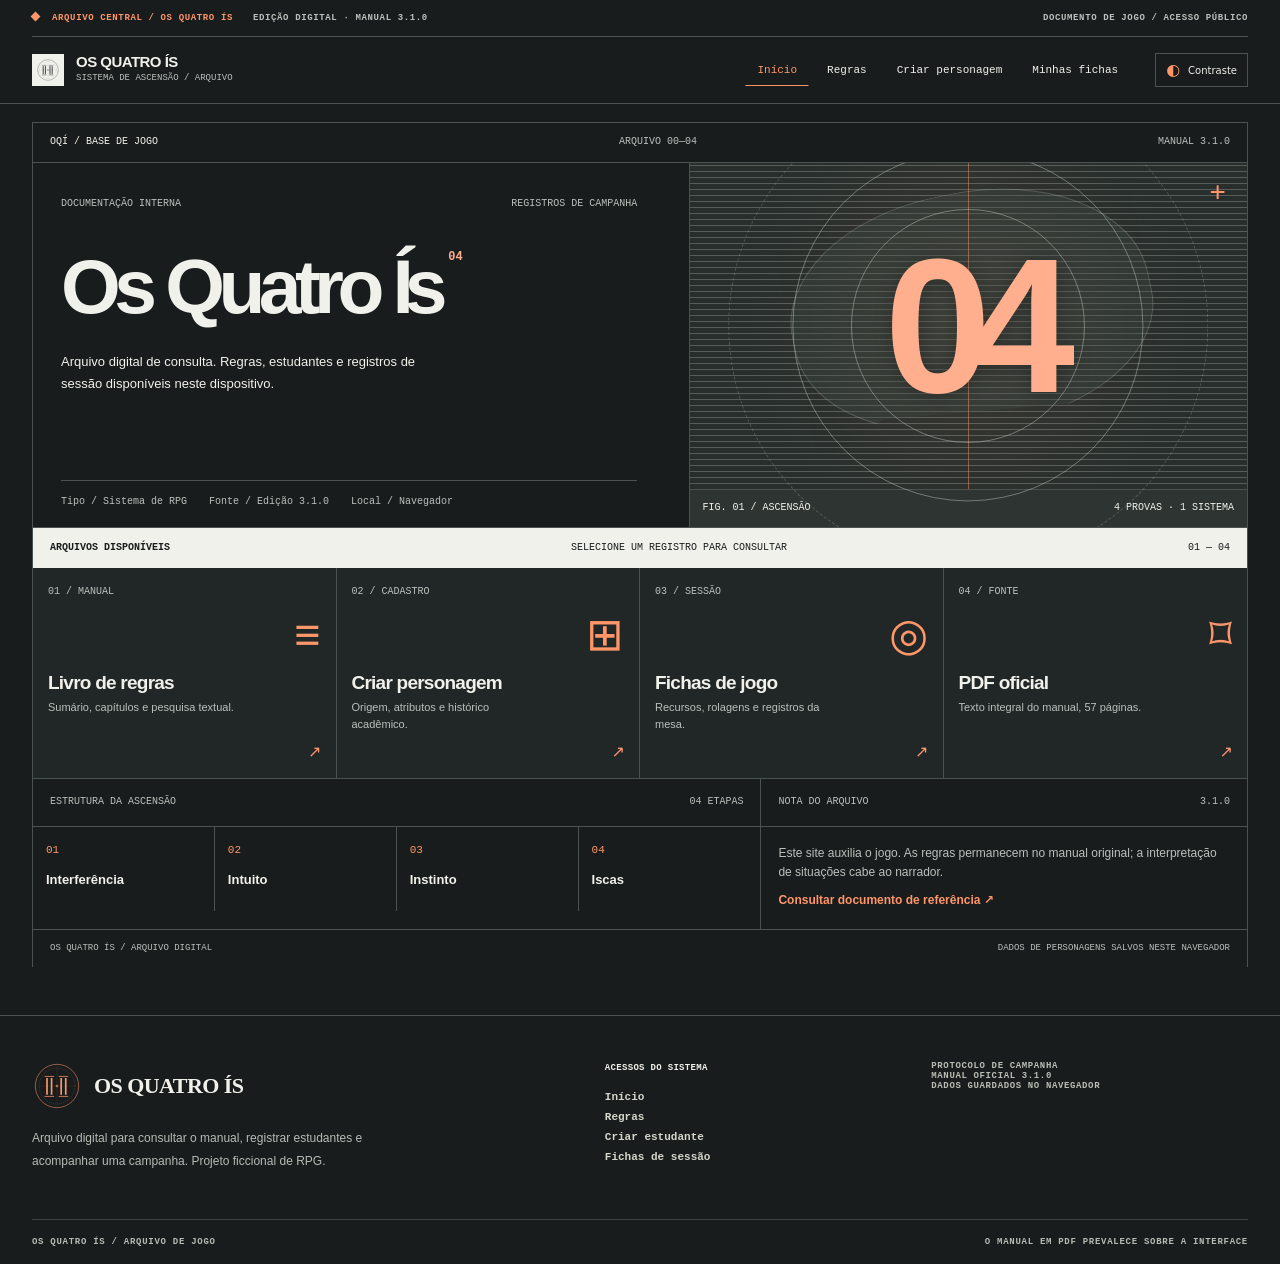
<file: index.html>
<!doctype html>
<html lang="pt-BR">
<head>
  <meta charset="utf-8">
  <meta name="viewport" content="width=device-width, initial-scale=1">
  <meta name="theme-color" content="#f1f0eb">
  <meta name="description" content="Os Quatro Ís — arquivo da Ascensão. Códice de regras, dossiês de estudantes e fichas digitais para sessões de RPG.">
  <meta property="og:title" content="Os Quatro Ís — RPG">
  <meta property="og:description" content="Consulta ao manual e acesso às fichas de personagem do RPG Os Quatro Ís.">
  <meta property="og:type" content="website">
  <title>Os Quatro Ís — RPG</title>
  <link rel="icon" type="image/svg+xml" href="assets/favicon.svg?v=2.1">
  <link rel="stylesheet" href="styles.css?v=1.9">
  <script src="rules-search.js" defer></script>
  <script src="app.js?v=3.1.0" defer></script>
  <link rel="stylesheet" href="arquivo-ascensao.css?v=2.1">
  <script>try{document.documentElement.dataset.theme=localStorage.getItem("quatrois-theme")==="dark"?"dark":"light";}catch(_){document.documentElement.dataset.theme="dark";}</script>
  <script src="archive-theme.js?v=2.1" defer></script>
  <link rel="stylesheet" href="documental-v22.css?v=2.2">
  <link rel="stylesheet" href="modular-v23.css?v=2.3.1">
</head>
<body>
  <a href="#conteudo" class="skip-link">Pular para o conteúdo</a>
  <div class="site-frame archive-frame">
    <header class="site-header archive-header">
      <div class="topline container"><span><span class="utility-dot"></span> ARQUIVO CENTRAL / OS QUATRO ÍS</span><span class="topline-edition">EDIÇÃO DIGITAL · MANUAL 3.1.0</span><span class="header-clearance">DOCUMENTO DE JOGO / ACESSO PÚBLICO</span></div>
      <div class="navline container"><a class="brand" href="#inicio" aria-label="Os Quatro Ís — painel inicial"><span class="brand-mark"><svg viewBox="0 0 120 120" xmlns="http://www.w3.org/2000/svg" aria-hidden="true" focusable="false"><circle cx="60" cy="60" r="52" fill="none" stroke="currentColor" stroke-width="1.3"/><circle cx="60" cy="60" r="43" fill="none" stroke="currentColor" stroke-width=".6" stroke-dasharray="2 3"/><path d="M60 13v94M13 60h94" stroke="currentColor" opacity=".28" stroke-width=".7"/><path d="M36 43v36M47 43v36M70 43v36M81 43v36" stroke="currentColor" stroke-width="4" stroke-linecap="square"/><path d="M30 37h23M30 85h23M64 37h23M64 85h23" stroke="currentColor" stroke-width="1.8"/><path d="M57 60h6M60 57v6" stroke="currentColor" stroke-width="2"/></svg></span><span class="brand-type"><strong>OS QUATRO ÍS</strong><small>SISTEMA DE ASCENSÃO / ARQUIVO</small></span></a>
      <nav class="main-nav" aria-label="Navegação principal"><a href="#inicio" data-nav="inicio">Início</a><a href="#regras" data-nav="regras">Regras</a><a href="personagem.html">Criar personagem</a><a href="personagens.html">Minhas fichas</a></nav>
      <button class="theme-button archive-toggle" type="button" id="theme-toggle" title="Alternar contraste" aria-label="Alternar tema"><span aria-hidden="true">◐</span><span class="theme-text">Contraste</span></button><button class="mobile-menu-button" id="mobile-menu-toggle" type="button" aria-expanded="false" aria-controls="mobile-menu" aria-label="Abrir menu"><span></span><span></span></button></div>
      <nav id="mobile-menu" class="mobile-menu container" aria-label="Navegação para celular" hidden><a href="#inicio" >Início</a><a href="#regras" >Regras</a><a href="personagem.html" >Criar personagem</a><a href="personagens.html" >Minhas fichas</a></nav>
    </header>
    <main id="conteudo" tabindex="-1"></main>
    <footer class="site-footer archive-footer"><div class="container footer-main"><div><span class="footer-brand"><svg viewBox="0 0 120 120" xmlns="http://www.w3.org/2000/svg" aria-hidden="true" focusable="false"><circle cx="60" cy="60" r="52" fill="none" stroke="currentColor" stroke-width="1.3"/><circle cx="60" cy="60" r="43" fill="none" stroke="currentColor" stroke-width=".6" stroke-dasharray="2 3"/><path d="M60 13v94M13 60h94" stroke="currentColor" opacity=".28" stroke-width=".7"/><path d="M36 43v36M47 43v36M70 43v36M81 43v36" stroke="currentColor" stroke-width="4" stroke-linecap="square"/><path d="M30 37h23M30 85h23M64 37h23M64 85h23" stroke="currentColor" stroke-width="1.8"/><path d="M57 60h6M60 57v6" stroke="currentColor" stroke-width="2"/></svg><span>OS QUATRO ÍS</span></span><p>Arquivo digital para consultar o manual, registrar estudantes e acompanhar uma campanha. Projeto ficcional de RPG.</p></div><div class="footer-links"><span class="footer-label">ACESSOS DO SISTEMA</span><a href="#inicio">Início</a><a href="#regras">Regras</a><a href="personagem.html">Criar estudante</a><a href="personagens.html">Fichas de sessão</a></div><div class="footer-meta">PROTOCOLO DE CAMPANHA<br>MANUAL OFICIAL 3.1.0<br>DADOS GUARDADOS NO NAVEGADOR</div></div><div class="container footer-bottom"><span>OS QUATRO ÍS / ARQUIVO DE JOGO</span><span>O MANUAL EM PDF PREVALECE SOBRE A INTERFACE</span></div></footer>
  </div>
  <div class="toast" id="toast" role="status" aria-live="polite"></div>
</body>
</html>
</file>
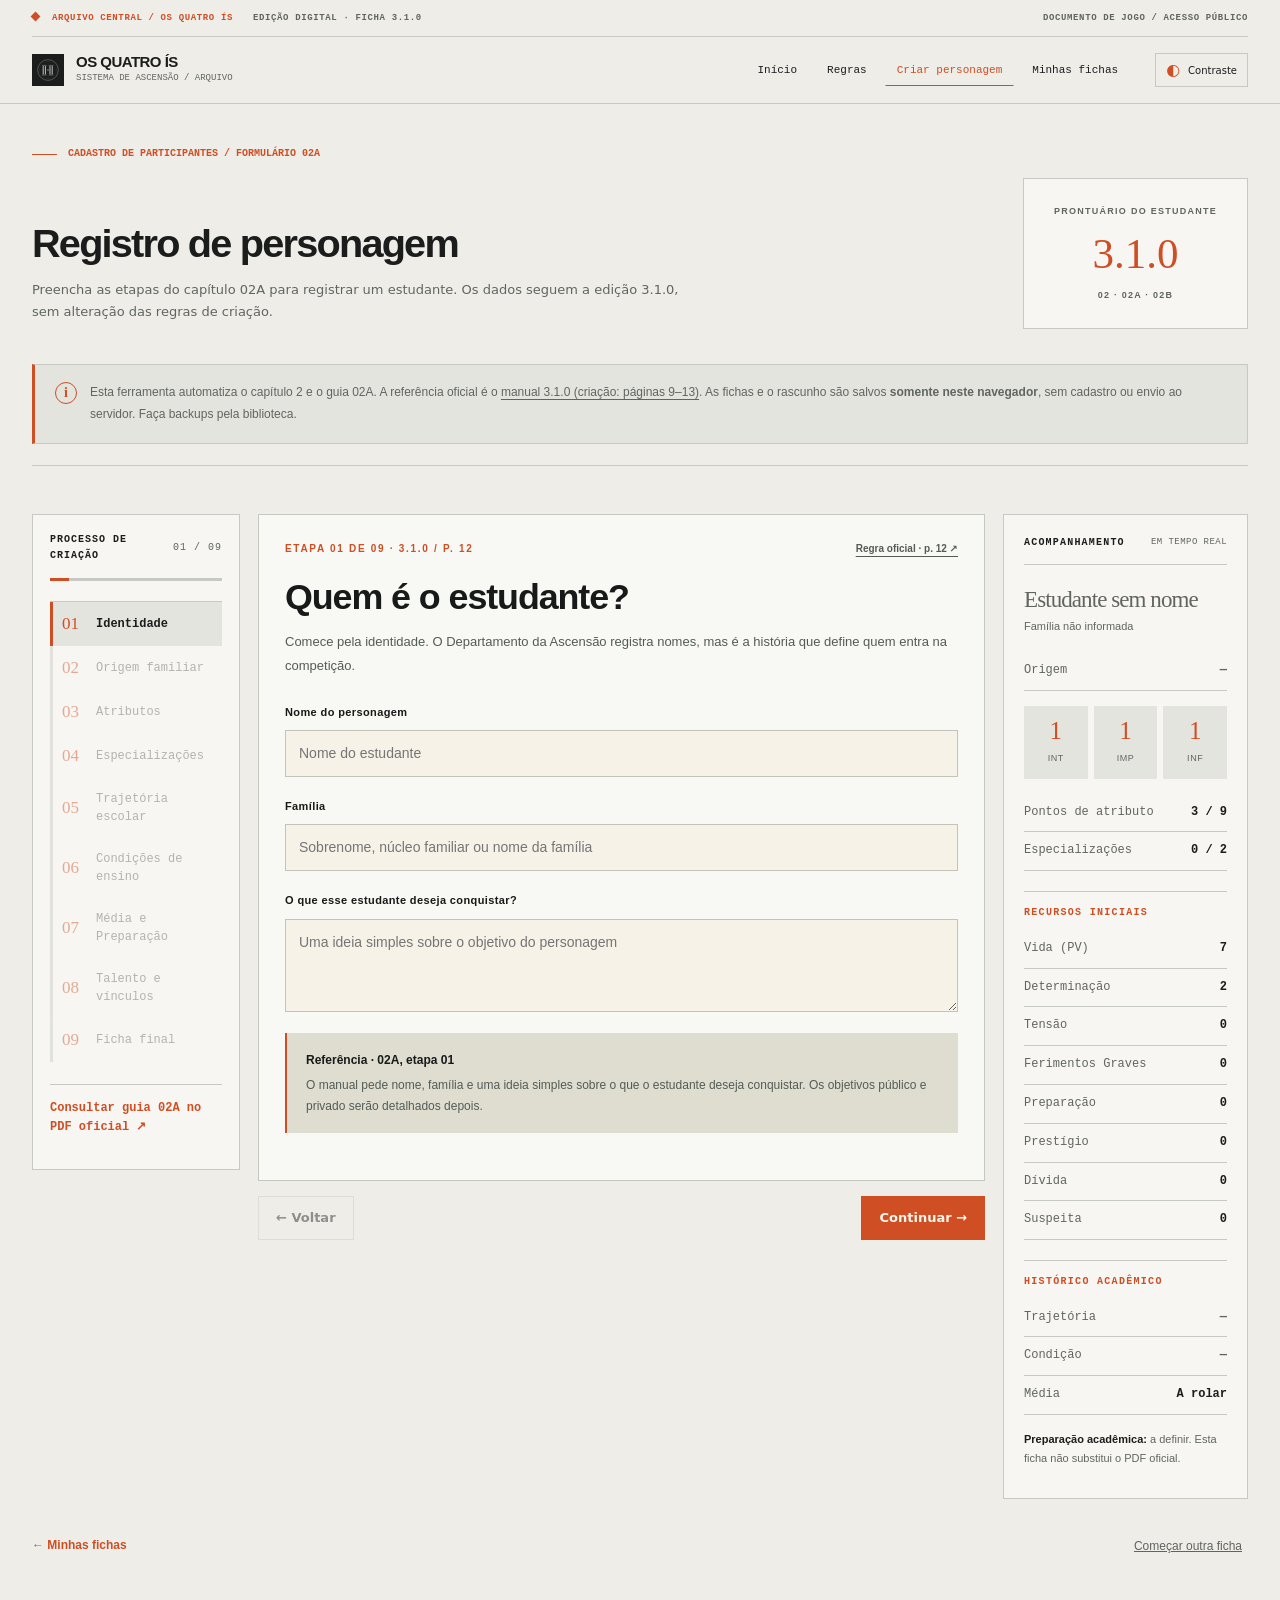
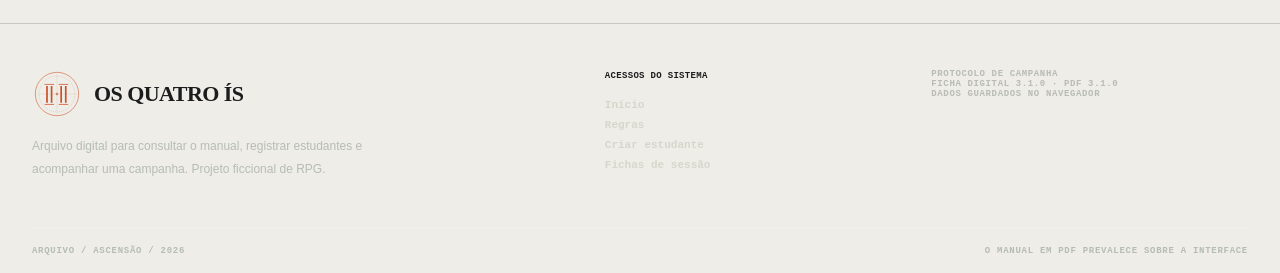
<file: personagem.html>
<!doctype html>
<html lang="pt-BR">
<head>
  <meta charset="utf-8">
  <meta name="viewport" content="width=device-width, initial-scale=1">
  <meta name="theme-color" content="#f1f0eb">
  <meta name="description" content="Crie uma ficha de estudante de Os Quatro Ís seguindo o Manual do Participante 3.1.0, capítulos 02, 02A e 02B.">
  <meta property="og:title" content="Ficha de personagem — Os Quatro Ís">
  <title>Criar personagem | Os Quatro Ís</title>
  <link rel="icon" type="image/svg+xml" href="assets/favicon.svg?v=2.1">
  <link rel="stylesheet" href="styles.css?v=1.9">
  <link rel="stylesheet" href="personagem.css?v=2.0">
  <script src="fichas-store.js?v=2.2" defer></script><script src="personagem.js?v=3.1.0" defer></script>
  <link rel="stylesheet" href="arquivo-ascensao.css?v=2.1">
  <script>try{document.documentElement.dataset.theme=localStorage.getItem("quatrois-theme")==="dark"?"dark":"light";}catch(_){document.documentElement.dataset.theme="dark";}</script>
  <script src="archive-theme.js?v=2.1" defer></script>
  <link rel="stylesheet" href="documental-v22.css?v=2.2">
  <link rel="stylesheet" href="modular-v23.css?v=2.3.1">
</head>
<body>
  <a class="skip-link" href="#criador">Pular para a criação de personagens</a>
  <div class="site-frame archive-frame">
    <header class="site-header archive-header">
      <div class="topline container"><span><span class="utility-dot"></span> ARQUIVO CENTRAL / OS QUATRO ÍS</span><span class="topline-edition">EDIÇÃO DIGITAL · FICHA 3.1.0</span><span class="header-clearance">DOCUMENTO DE JOGO / ACESSO PÚBLICO</span></div>
      <div class="navline container"><a class="brand" href="index.html#inicio" aria-label="Os Quatro Ís — painel inicial"><span class="brand-mark"><svg viewBox="0 0 120 120" xmlns="http://www.w3.org/2000/svg" aria-hidden="true" focusable="false"><circle cx="60" cy="60" r="52" fill="none" stroke="currentColor" stroke-width="1.3"/><circle cx="60" cy="60" r="43" fill="none" stroke="currentColor" stroke-width=".6" stroke-dasharray="2 3"/><path d="M60 13v94M13 60h94" stroke="currentColor" opacity=".28" stroke-width=".7"/><path d="M36 43v36M47 43v36M70 43v36M81 43v36" stroke="currentColor" stroke-width="4" stroke-linecap="square"/><path d="M30 37h23M30 85h23M64 37h23M64 85h23" stroke="currentColor" stroke-width="1.8"/><path d="M57 60h6M60 57v6" stroke="currentColor" stroke-width="2"/></svg></span><span class="brand-type"><strong>OS QUATRO ÍS</strong><small>SISTEMA DE ASCENSÃO / ARQUIVO</small></span></a>
      <nav class="main-nav" aria-label="Navegação principal"><a href="index.html#inicio">Início</a><a href="index.html#regras">Regras</a><a href="personagem.html" class="active" aria-current="page">Criar personagem</a><a href="personagens.html">Minhas fichas</a></nav>
      <button class="theme-button archive-toggle" type="button" id="theme-toggle" title="Alternar contraste" aria-label="Alternar tema"><span aria-hidden="true">◐</span><span class="theme-text">Contraste</span></button><button type="button" class="archive-menu-button" id="archive-menu-toggle" aria-expanded="false" aria-controls="archive-mobile-menu" aria-label="Abrir navegação">☰ <span>MENU</span></button></div>
      
    <nav id="archive-mobile-menu" class="archive-mobile-menu container" aria-label="Navegação móvel" hidden><a href="index.html#inicio">Início</a><a href="index.html#regras">Regras</a><a href="personagem.html">Criar personagem</a><a href="personagens.html">Minhas fichas</a></nav></header>
    <main id="criador" class="container character-main">
      <div class="character-header">
        <span class="eyebrow">CADASTRO DE PARTICIPANTES / FORMULÁRIO 02A</span>
        <div class="character-title-line"><div><h1>Registro de personagem</h1><p>Preencha as etapas do capítulo 02A para registrar um estudante. Os dados seguem a edição 3.1.0, sem alteração das regras de criação.</p></div><div class="edition-stamp"><span>PRONTUÁRIO DO ESTUDANTE</span><strong>3.1.0</strong><small>02 · 02A · 02B</small></div></div>
        <div class="character-disclaimer"><span class="disclaimer-icon" aria-hidden="true">i</span><p>Esta ferramenta automatiza o capítulo 2 e o guia 02A. A referência oficial é o <a href="assets/Os_Quatro_Is_Livro_de_Regras_v3_1_0_Regulamento_Geral_da_Ascensao.pdf#page=9" target="_blank" rel="noopener">manual 3.1.0 (criação: páginas 9–13)</a>. As fichas e o rascunho são salvos <strong>somente neste navegador</strong>, sem cadastro ou envio ao servidor. Faça backups pela biblioteca.</p></div>
      </div>
      <div class="creation-layout">
        <aside class="creation-sidebar" aria-label="Etapas da criação">
          <div class="creation-sidebar-top"><strong>PROCESSO DE CRIAÇÃO</strong><span id="step-counter">01 / 09</span></div>
          <div class="step-meter" aria-hidden="true"><span id="step-meter-fill"></span></div>
          <nav id="step-nav" class="step-nav" aria-label="Etapas de personagem"></nav>
          <a href="assets/Os_Quatro_Is_Livro_de_Regras_v3_1_0_Regulamento_Geral_da_Ascensao.pdf#page=12" target="_blank" rel="noopener" class="aside-reference">Consultar guia 02A no PDF oficial ↗</a>
        </aside>
        <section class="creation-work" aria-label="Formulário de criação">
          <div class="step-stage" id="step-stage" aria-live="off"></div>
          <div class="creation-actions" id="creation-actions"></div>
        </section>
        <aside class="creation-summary" aria-label="Resumo da ficha">
          <div class="summary-header"><span>ACOMPANHAMENTO</span><small>EM TEMPO REAL</small></div>
          <div id="character-summary"></div>
        </aside>
      </div>
      <div class="creation-bottom"><a href="personagens.html">← Minhas fichas</a><button type="button" class="subtle-reset" id="reset-character">Começar outra ficha</button></div>
    </main>
    <footer class="site-footer archive-footer"><div class="container footer-main"><div><span class="footer-brand"><svg viewBox="0 0 120 120" xmlns="http://www.w3.org/2000/svg" aria-hidden="true" focusable="false"><circle cx="60" cy="60" r="52" fill="none" stroke="currentColor" stroke-width="1.3"/><circle cx="60" cy="60" r="43" fill="none" stroke="currentColor" stroke-width=".6" stroke-dasharray="2 3"/><path d="M60 13v94M13 60h94" stroke="currentColor" opacity=".28" stroke-width=".7"/><path d="M36 43v36M47 43v36M70 43v36M81 43v36" stroke="currentColor" stroke-width="4" stroke-linecap="square"/><path d="M30 37h23M30 85h23M64 37h23M64 85h23" stroke="currentColor" stroke-width="1.8"/><path d="M57 60h6M60 57v6" stroke="currentColor" stroke-width="2"/></svg><span>OS QUATRO ÍS</span></span><p>Arquivo digital para consultar o manual, registrar estudantes e acompanhar uma campanha. Projeto ficcional de RPG.</p></div><div class="footer-links"><span class="footer-label">ACESSOS DO SISTEMA</span><a href="index.html#inicio">Início</a><a href="index.html#regras">Regras</a><a href="personagem.html">Criar estudante</a><a href="personagens.html">Fichas de sessão</a></div><div class="footer-meta">PROTOCOLO DE CAMPANHA<br>FICHA DIGITAL 3.1.0 · PDF 3.1.0<br>DADOS GUARDADOS NO NAVEGADOR</div></div><div class="container footer-bottom"><span>ARQUIVO / ASCENSÃO / 2026</span><span>O MANUAL EM PDF PREVALECE SOBRE A INTERFACE</span></div></footer>
  </div>
  <div class="character-print" id="character-print" aria-hidden="true"></div>
  <div class="toast" id="toast" role="status" aria-live="polite"></div>
</body>
</html>
</file>
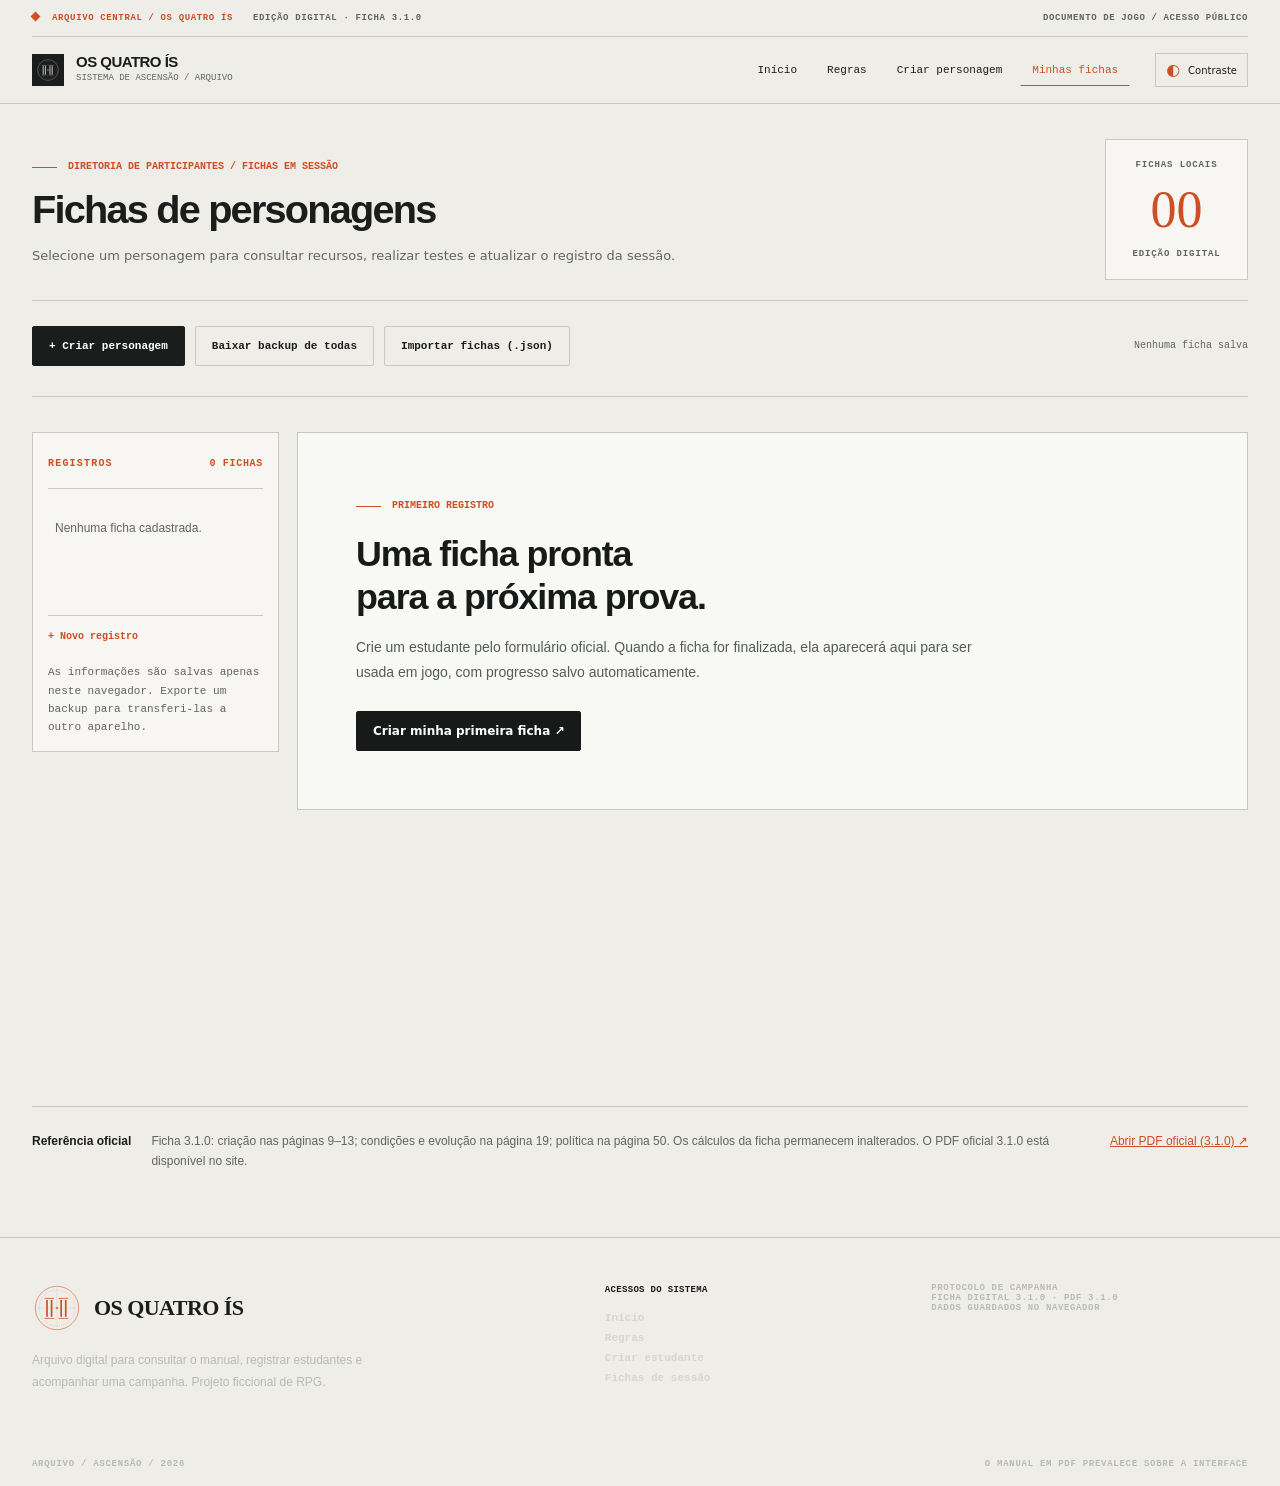
<file: personagens.html>
<!doctype html>
<html lang="pt-BR">
<head>
 <meta charset="utf-8"><meta name="viewport" content="width=device-width, initial-scale=1">
 <meta name="theme-color" content="#f1f0eb">
 <meta name="description" content="Biblioteca de fichas e painel de sessão para Os Quatro Ís, com armazenamento local e regras de ficha do manual 3.1.0.">
 <title>Minhas fichas | Os Quatro Ís</title>
 <link rel="icon" type="image/svg+xml" href="assets/favicon.svg?v=2.1">
 <link rel="stylesheet" href="styles.css?v=1.9">
 <link rel="stylesheet" href="personagens.css?v=3.0">
 <script src="rolagens-core.js?v=1.9" defer></script>
 <script src="fichas-store.js?v=2.2" defer></script><script src="personagens.js?v=3.1.0" defer></script>
  <link rel="stylesheet" href="arquivo-ascensao.css?v=2.1">
  <script>try{document.documentElement.dataset.theme=localStorage.getItem("quatrois-theme")==="dark"?"dark":"light";}catch(_){document.documentElement.dataset.theme="dark";}</script>
  <script src="archive-theme.js?v=2.1" defer></script>
  <link rel="stylesheet" href="documental-v22.css?v=2.2">
  <link rel="stylesheet" href="modular-v23.css?v=2.3.1">
</head>
<body>
 <a href="#biblioteca" class="skip-link">Pular para a biblioteca</a>
 <div class="site-frame archive-frame">
 <header class="site-header archive-header">
      <div class="topline container"><span><span class="utility-dot"></span> ARQUIVO CENTRAL / OS QUATRO ÍS</span><span class="topline-edition">EDIÇÃO DIGITAL · FICHA 3.1.0</span><span class="header-clearance">DOCUMENTO DE JOGO / ACESSO PÚBLICO</span></div>
      <div class="navline container"><a class="brand" href="index.html#inicio" aria-label="Os Quatro Ís — painel inicial"><span class="brand-mark"><svg viewBox="0 0 120 120" xmlns="http://www.w3.org/2000/svg" aria-hidden="true" focusable="false"><circle cx="60" cy="60" r="52" fill="none" stroke="currentColor" stroke-width="1.3"/><circle cx="60" cy="60" r="43" fill="none" stroke="currentColor" stroke-width=".6" stroke-dasharray="2 3"/><path d="M60 13v94M13 60h94" stroke="currentColor" opacity=".28" stroke-width=".7"/><path d="M36 43v36M47 43v36M70 43v36M81 43v36" stroke="currentColor" stroke-width="4" stroke-linecap="square"/><path d="M30 37h23M30 85h23M64 37h23M64 85h23" stroke="currentColor" stroke-width="1.8"/><path d="M57 60h6M60 57v6" stroke="currentColor" stroke-width="2"/></svg></span><span class="brand-type"><strong>OS QUATRO ÍS</strong><small>SISTEMA DE ASCENSÃO / ARQUIVO</small></span></a>
      <nav class="main-nav" aria-label="Navegação principal"><a href="index.html#inicio">Início</a><a href="index.html#regras">Regras</a><a href="personagem.html">Criar personagem</a><a href="personagens.html" class="active" aria-current="page">Minhas fichas</a></nav>
      <button class="theme-button archive-toggle" type="button" id="theme-toggle" title="Alternar contraste" aria-label="Alternar tema"><span aria-hidden="true">◐</span><span class="theme-text">Contraste</span></button><button type="button" class="archive-menu-button" id="archive-menu-toggle" aria-expanded="false" aria-controls="archive-mobile-menu" aria-label="Abrir navegação">☰ <span>MENU</span></button></div>
      
    <nav id="archive-mobile-menu" class="archive-mobile-menu container" aria-label="Navegação móvel" hidden><a href="index.html#inicio">Início</a><a href="index.html#regras">Regras</a><a href="personagem.html">Criar personagem</a><a href="personagens.html">Minhas fichas</a></nav></header>
 <main class="container library-main" id="biblioteca">
  <div class="library-heading"><div><span class="eyebrow">DIRETORIA DE PARTICIPANTES / FICHAS EM SESSÃO</span><h1>Fichas de personagens</h1><p>Selecione um personagem para consultar recursos, realizar testes e atualizar o registro da sessão.</p></div><div class="library-stamp"><span>FICHAS LOCAIS</span><strong id="library-count">00</strong><small>EDIÇÃO DIGITAL</small></div></div>
  <div class="library-actions"><a href="personagem.html?novo=1" class="library-btn dark">+ Criar personagem</a><button type="button" class="library-btn" data-action="export-all">Baixar backup de todas</button><label class="library-btn import-btn" for="import-file">Importar fichas (.json)<input id="import-file" type="file" accept="application/json,.json" hidden></label><span class="library-safe" id="backup-status" role="status">Verificando segurança dos backups…</span></div>
  <div id="notification" class="library-notice" role="status" aria-live="polite" hidden></div>
  <div class="library-layout">
   <aside class="roster-sidebar" aria-label="Personagens salvos"><div class="roster-heading"><strong>REGISTROS</strong><span id="roster-count">0 PERSONAGENS</span></div><div id="roster-list" class="roster-list"></div><a class="roster-add" href="personagem.html?novo=1">+ Novo registro</a><p class="roster-note">As informações são salvas apenas neste navegador. Exporte um backup para transferi-las a outro aparelho.</p></aside>
   <section id="library-reader" class="library-reader" aria-live="off"><div class="empty-library"><span class="eyebrow">PRIMEIRO REGISTRO</span><h2>Uma ficha pronta<br>para a próxima prova.</h2><p>Crie um estudante no formulário oficial, ou importe uma ficha já salva. Aqui você poderá acompanhar Vida, Tensão, equipamentos e notas de sessão.</p><a class="library-btn dark" href="personagem.html?novo=1">Criar minha primeira ficha ↗</a></div></section>
  </div>
  <div class="library-footer-note"><strong>Referência oficial</strong><span>Ficha 3.1.0: criação nas páginas 9–13; condições e evolução na página 19; política na página 50. Os cálculos da ficha permanecem inalterados. O PDF oficial 3.1.0 está disponível no site.</span><a href="assets/Os_Quatro_Is_Livro_de_Regras_v3_1_0_Regulamento_Geral_da_Ascensao.pdf" target="_blank" rel="noopener">Abrir PDF oficial (3.1.0) ↗</a></div>
 </main>
 <footer class="site-footer archive-footer"><div class="container footer-main"><div><span class="footer-brand"><svg viewBox="0 0 120 120" xmlns="http://www.w3.org/2000/svg" aria-hidden="true" focusable="false"><circle cx="60" cy="60" r="52" fill="none" stroke="currentColor" stroke-width="1.3"/><circle cx="60" cy="60" r="43" fill="none" stroke="currentColor" stroke-width=".6" stroke-dasharray="2 3"/><path d="M60 13v94M13 60h94" stroke="currentColor" opacity=".28" stroke-width=".7"/><path d="M36 43v36M47 43v36M70 43v36M81 43v36" stroke="currentColor" stroke-width="4" stroke-linecap="square"/><path d="M30 37h23M30 85h23M64 37h23M64 85h23" stroke="currentColor" stroke-width="1.8"/><path d="M57 60h6M60 57v6" stroke="currentColor" stroke-width="2"/></svg><span>OS QUATRO ÍS</span></span><p>Arquivo digital para consultar o manual, registrar estudantes e acompanhar uma campanha. Projeto ficcional de RPG.</p></div><div class="footer-links"><span class="footer-label">ACESSOS DO SISTEMA</span><a href="index.html#inicio">Início</a><a href="index.html#regras">Regras</a><a href="personagem.html">Criar estudante</a><a href="personagens.html">Fichas de sessão</a></div><div class="footer-meta">PROTOCOLO DE CAMPANHA<br>FICHA DIGITAL 3.1.0 · PDF 3.1.0<br>DADOS GUARDADOS NO NAVEGADOR</div></div><div class="container footer-bottom"><span>ARQUIVO / ASCENSÃO / 2026</span><span>O MANUAL EM PDF PREVALECE SOBRE A INTERFACE</span></div></footer>
 </div>
 <div id="session-print" class="session-print"></div>
</body>
</html>
</file>
<file: styles.css>
/* OS QUATRO ÍS — editorial, minimalista, sem dependências */
:root { --paper:#f6f4ef; --surface:#fdfcf9; --ink:#222d30; --muted:#747b79; --line:#dcded8; --accent:#8e6c43; --accent-2:#c8ad82; --dark:#1c282a; --dark-text:#f4efe5; --soft:#eeeae1; --shadow:0 22px 65px rgba(34,45,48,.07); color-scheme:light; }
:root[data-theme="dark"] { --paper:#1b2325; --surface:#222d2f; --ink:#f3efe4; --muted:#b5b7b1; --line:#3a4545; --accent:#d9bc8c; --accent-2:#9b7a4e; --dark:#11191b; --dark-text:#f8f3e8; --soft:#293537; --shadow:0 22px 65px rgba(0,0,0,.16); color-scheme:dark; }
*, *::before, *::after { box-sizing:border-box; }
html { scroll-behavior:auto; overflow-anchor:none; }
body { margin:0; background:var(--paper); color:var(--ink); font-family:ui-sans-serif,-apple-system,BlinkMacSystemFont,"Segoe UI",sans-serif; font-size:15px; line-height:1.65; -webkit-font-smoothing:antialiased; }
button,input { font:inherit; }
a { color:inherit; text-decoration:none; }
a:focus-visible, button:focus-visible, input:focus-visible { outline:2px solid var(--accent); outline-offset:4px; }
button { cursor:pointer; }
::selection { background:var(--accent-2); color:#172224; }
.container { max-width:1240px; width:calc(100% - 80px); margin:0 auto; }
.skip-link { position:absolute; top:-100px; left:20px; z-index:30; padding:9px 15px; background:var(--ink); color:var(--paper); }
.skip-link:focus { top:10px; }
.site-header { border-bottom:1px solid var(--line); position:relative; z-index:10; background:var(--paper); }
.topline { display:flex; justify-content:space-between; border-bottom:1px solid var(--line); padding:12px 0 11px; color:var(--muted); font-size:10px; font-weight:700; letter-spacing:.19em; }
.star { color:var(--accent); font-size:13px; margin:0 8px; }
.navline { min-height:91px; display:flex; align-items:center; gap:32px; }
.brand { display:flex; align-items:center; gap:16px; margin-right:auto; }
.brand-mark { width:47px; height:47px; background:var(--ink); color:var(--paper); display:flex; align-items:center; justify-content:center; font-size:35px; line-height:1; position:relative; font-family:Georgia,serif; padding-top:3px; }
.brand-mark-dot { color:var(--accent-2); position:absolute; font:700 16px sans-serif; right:2px; bottom:1px; }
.brand-type { display:grid; gap:1px; }
.brand-type strong { font-family:Georgia,"Times New Roman",serif; font-size:17px; line-height:1.2; letter-spacing:.025em; font-weight:700; }
.brand-type small { font-size:9px; font-weight:700; color:var(--muted); letter-spacing:.23em; }
.main-nav { display:flex; align-items:center; gap:33px; }
.main-nav a { padding:9px 0; font-size:12px; font-weight:700; color:var(--muted); border-bottom:1px solid transparent; transition:color .2s,border .2s; }
.main-nav a:hover, .main-nav a.active { color:var(--ink); border-bottom-color:var(--accent); }
.theme-button { border:1px solid var(--line); background:transparent; color:var(--ink); border-radius:50%; height:36px; width:36px; font-size:19px; display:grid; place-items:center; line-height:1; }
.mobile-menu-button,.mobile-menu { display:none; }
.eyebrow { color:var(--accent); font-size:10px; letter-spacing:.24em; font-weight:800; text-transform:uppercase; display:inline-flex; align-items:center; gap:11px; }
.eyebrow::before { content:""; height:1px; width:25px; background:currentColor; }
h1,h2,h3,h4,p { margin-top:0; }
h1,h2,h3,.serif { font-family:Georgia,"Times New Roman",serif; font-weight:400; letter-spacing:-.042em; }
h1 { font-size:clamp(58px,7.4vw,110px); line-height:1.03; }
h2 { font-size:clamp(34px,4.3vw,61px); line-height:1.13; }
h3 { font-size:26px; line-height:1.24; }
p { color:var(--muted); }
.hero { padding:92px 0 82px; display:grid; grid-template-columns:1.03fr .97fr; gap:7.2%; align-items:center; }
.hero h1 { margin:25px 0 26px; max-width:790px; }
.hero h1 em { font-weight:400; color:var(--accent); }
.hero-intro { max-width:470px; font-size:16px; line-height:1.85; }
.button-row { display:flex; flex-wrap:wrap; align-items:center; gap:13px; margin-top:35px; }
.btn { display:inline-flex; align-items:center; justify-content:center; gap:22px; padding:14px 20px; min-height:49px; font-size:12px; font-weight:800; letter-spacing:.03em; border:1px solid var(--ink); transition:transform .2s,background .2s; }
.btn:hover { transform:translateY(-2px); }
.btn.primary { background:var(--ink); color:var(--paper); }
.btn.outline { background:transparent; color:var(--ink); border-color:var(--line); }
.btn .arrow { font-size:19px; line-height:1; font-weight:400; }
.hero-note { display:flex; align-items:center; gap:11px; color:var(--muted); margin-top:35px; font-size:11px; letter-spacing:.035em; }
.hero-note::before { content:""; width:23px; height:1px; background:var(--accent); }
.hero-art { background:var(--dark); color:var(--dark-text); aspect-ratio: .90; min-height:460px; padding:30px 34px; display:flex; flex-direction:column; overflow:hidden; position:relative; box-shadow:var(--shadow); }
.art-head,.art-foot { position:relative; z-index:1; display:flex; align-items:center; justify-content:space-between; font-size:10px; letter-spacing:.19em; font-weight:700; color:#cbbfa9; }
.art-monogram { position:absolute; font-family:Georgia,serif; font-size:clamp(172px,28vw,370px); letter-spacing:-.20em; line-height:1; color:transparent; -webkit-text-stroke:1px rgba(226,219,198,.36); top:50%; left:49%; transform:translate(-50%,-57%); user-select:none; white-space:nowrap; }
.art-circle { position:absolute; border:1px solid rgba(223,215,193,.16); border-radius:50%; width:72%; aspect-ratio:1; top:13%; left:14%; }
.art-circle.c2 { width:99%; top:1%; left:0; }
.art-circle.c3 { width:51%; top:24%; left:24%; }
.art-title { font:400 clamp(36px,4.6vw,64px)/1.06 Georgia,serif; letter-spacing:-.045em; margin:auto 0 30px; position:relative; z-index:1; max-width:340px; }
.art-foot { border-top:1px solid rgba(239,229,203,.2); padding-top:18px; }
.section-band { border-top:1px solid var(--line); }
.section-heading { display:flex; justify-content:space-between; align-items:end; gap:25px; padding-top:65px; margin-bottom:35px; }
.section-heading h2 { margin:13px 0 0; max-width:620px; }
.section-aside { max-width:320px; font-size:13px; }
.path-grid { display:grid; grid-template-columns:repeat(3,minmax(0,1fr)); gap:17px; padding-bottom:86px; }
.path-card { min-height:260px; display:flex; flex-direction:column; justify-content:space-between; padding:27px 26px 25px; border:1px solid var(--line); background:var(--surface); transition:transform .2s,border-color .2s,box-shadow .2s; }
.path-card:hover { transform:translateY(-5px); border-color:var(--accent-2); box-shadow:var(--shadow); }
.path-card .num { font:400 18px Georgia,serif; color:var(--accent); }
.path-card h3 { margin-bottom:11px; }
.path-card p { font-size:13px; max-width:275px; margin-bottom:0; }
.path-card .more { font-size:18px; align-self:flex-end; }
.manifesto { background:var(--dark); color:var(--dark-text); padding:75px 0; }
.manifesto-inner { display:flex; justify-content:space-between; align-items:center; gap:70px; }
.manifesto h2 { font-size:clamp(35px,4vw,56px); max-width:670px; margin:12px 0 0; }
.manifesto p { color:#c1c5ba; max-width:335px; line-height:1.9; margin:0; }
.mini-label { font-size:10px; letter-spacing:.21em; color:var(--accent-2); font-weight:800; }
.site-footer { border-top:1px solid var(--line); }
.footer-main { display:grid; grid-template-columns:1.5fr .5fr .7fr; gap:40px; padding:60px 0 55px; }
.footer-brand { font:400 24px Georgia,serif; letter-spacing:-.025em; }
.footer-main p { font-size:12px; max-width:350px; line-height:1.9; margin-top:16px; }
.footer-links { display:flex; flex-direction:column; gap:10px; font-size:12px; font-weight:700; }
.footer-links a:hover { color:var(--accent); }
.footer-meta,.footer-bottom { font-size:10px; color:var(--muted); font-weight:700; letter-spacing:.11em; line-height:2.1; }
.footer-bottom { border-top:1px solid var(--line); display:flex; justify-content:space-between; padding:20px 0 24px; }
/* Catálogo e leitura */
.book-intro { border-bottom:1px solid var(--line); padding-top:73px; padding-bottom:58px; }
.book-intro h1 { font-size:clamp(50px,6.9vw,93px); margin:23px 0 20px; }
.book-intro p { max-width:660px; font-size:15px; line-height:1.9; margin-bottom:0; }
.source-panel { margin-top:30px; border:1px solid var(--line); display:grid; grid-template-columns:1fr auto; gap:20px; align-items:center; background:var(--surface); padding:22px 25px; }
.source-panel strong { display:block; font-size:12px; margin-bottom:4px; }
.source-panel small { color:var(--muted); font-size:12px; display:block; }
.pdf-status { border-radius:50px; border:1px solid var(--line); font-size:11px; font-weight:700; padding:6px 10px; white-space:nowrap; }
.pdf-status[data-ready="yes"] { border-color:#6d997f; color:#458260; }
.book-shell { display:grid; grid-template-columns:280px minmax(0,1fr); gap:70px; padding-top:53px; padding-bottom:100px; }
.book-sidebar { align-self:start; position:sticky; top:25px; }
.sidebar-head { display:flex; align-items:center; justify-content:space-between; margin-bottom:19px; }
.sidebar-head strong { font-size:11px; font-weight:800; letter-spacing:.13em; }
.sidebar-head span { font-size:10px; color:var(--muted); }
.search-wrap { position:relative; }
.search-wrap::before { content:'⌕'; position:absolute; top:6px; left:12px; font-size:27px; color:var(--muted); }
.search-input { border:1px solid var(--line); background:var(--surface); color:var(--ink); width:100%; padding:11px 12px 11px 37px; border-radius:0; font-size:12px; outline:none; }
.search-input:focus { border-color:var(--accent); }
.search-help { font-size:11px; color:var(--muted); padding-top:9px; }
.chapter-menu { border-top:1px solid var(--line); margin-top:22px; padding-top:10px; }
.chapter-menu a { display:flex; align-items:baseline; gap:12px; padding:12px 10px; color:var(--muted); font-size:13px; border-left:2px solid transparent; }
.chapter-menu a:hover, .chapter-menu a.active { color:var(--ink); border-left-color:var(--accent); background:var(--soft); }
.chapter-menu .chapter-no { font:400 13px Georgia,serif; color:var(--accent); width:20px; flex:none; }
.sidebar-foot { margin-top:27px; padding-top:20px; border-top:1px solid var(--line); color:var(--muted); font-size:11px; line-height:1.8; }
.reader-area { min-width:0; }
.reader-top { display:flex; justify-content:space-between; align-items:center; padding-bottom:22px; border-bottom:1px solid var(--line); color:var(--muted); font-size:11px; font-weight:700; letter-spacing:.09em; }
.reader-kicker { font-size:10px; color:var(--accent); font-weight:800; letter-spacing:.22em; margin:39px 0 14px; }
.reader-area h2 { font-size:clamp(36px,4.3vw,59px); margin-bottom:23px; }
.reader-lead { color:var(--ink); font:400 clamp(17px,2.1vw,22px)/1.7 Georgia,serif; max-width:730px; }
.reading-note { padding:22px 24px; border-left:2px solid var(--accent); background:var(--soft); margin:32px 0; }
.reading-note strong { display:block; font-size:12px; margin-bottom:6px; }
.reading-note p { font-size:13px; line-height:1.8; margin-bottom:0; }
.topic-list { border-top:1px solid var(--line); margin:38px 0; }
.topic-row { display:grid; grid-template-columns:40px 1fr auto; gap:16px; border-bottom:1px solid var(--line); padding:22px 2px; align-items:center; }
.topic-row .topic-index { font:17px Georgia,serif; color:var(--accent); }
.topic-row h3 { font-size:21px; margin:0 0 6px; }
.topic-row p { font-size:12px; line-height:1.6; margin:0; }
.topic-row .topic-arrow { font-size:21px; color:var(--accent); }
.empty-results { padding:40px 15px; color:var(--muted); font-size:13px; }
.page-actions { display:flex; flex-wrap:wrap; align-items:center; gap:10px; margin:32px 0 40px; }
.small-btn { font-size:12px; font-weight:700; background:transparent; color:var(--ink); border:1px solid var(--line); padding:10px 13px; }
.small-btn:hover { border-color:var(--accent); }
.source-box { display:grid; grid-template-columns:1fr auto; gap:23px; align-items:center; padding:25px 28px; border:1px solid var(--line); background:var(--surface); margin-top:34px; }
.source-box strong { display:block; font-size:13px; }
.source-box p { font-size:12px; margin:6px 0 0; }
.file-path { display:inline-block; overflow-wrap:anywhere; background:var(--soft); padding:8px 11px; font:11px/1.6 ui-monospace,Consolas,monospace; margin:8px 0 5px; }
.chapter-breadcrumb { color:var(--muted); font-size:12px; margin-bottom:24px; }
.chapter-breadcrumb a { text-decoration:underline; text-underline-offset:4px; }
.chapter-meta { border-top:1px solid var(--line); border-bottom:1px solid var(--line); margin-top:35px; padding:13px 0; display:flex; flex-wrap:wrap; justify-content:space-between; gap:12px; color:var(--muted); font-size:10px; font-weight:700; letter-spacing:.1em; }
.chapter-body { padding-top:35px; max-width:770px; }
.chapter-body h3 { margin:20px 0 13px; }
.chapter-body p { line-height:1.95; }
.topic-tags { display:flex; flex-wrap:wrap; gap:8px; margin:20px 0; }
.topic-tag { border:1px solid var(--line); font-size:11px; padding:5px 10px; color:var(--muted); }
.next-topic { display:flex; justify-content:space-between; border-top:1px solid var(--line); margin-top:65px; padding-top:24px; font-size:13px; font-weight:700; }
.next-topic a { color:var(--accent); }
.pdf-frame { width:100%; min-height:650px; border:1px solid var(--line); background:var(--soft); }
.about-wrap { padding:80px 0 100px; max-width:950px; }
.about-wrap h1 { margin:20px 0 25px; }
.about-wrap p { font-size:16px; line-height:1.9; max-width:750px; }
.about-card { border:1px solid var(--line); background:var(--surface); padding:34px 37px; margin-top:42px; }
.about-card h3 { margin-bottom:14px; }
.about-card p { font-size:13px; margin-bottom:0; }
.toast { background:var(--ink); color:var(--paper); position:fixed; z-index:99; bottom:25px; right:25px; padding:12px 17px; font-size:12px; max-width:350px; opacity:0; visibility:hidden; transform:translateY(12px); transition:opacity .2s,transform .2s,visibility .2s; box-shadow:var(--shadow); }
.toast.visible { opacity:1; visibility:visible; transform:translateY(0); }
@media(max-width:950px) { .hero { gap:5%; } .container { width:calc(100% - 52px); } .book-shell { grid-template-columns:230px minmax(0,1fr); gap:35px; } .main-nav { gap:20px; } .hero-art { min-height:390px; } .art-monogram { font-size:260px; } }
@media(max-width:720px) { .container { width:calc(100% - 36px); } .topline { font-size:9px; } .topline-edition { display:none; } .navline { min-height:76px; gap:12px; } .main-nav { display:none; } .brand { gap:10px; } .brand-mark { width:39px; height:39px; font-size:28px; } .brand-type strong { font-size:15px; } .brand-type small { font-size:8px; } .theme-button { width:33px; height:33px; } .mobile-menu-button { display:flex; flex-direction:column; justify-content:center; align-items:center; gap:5px; width:35px; height:35px; background:transparent; border:1px solid var(--line); } .mobile-menu-button span { display:block; width:15px; height:1px; background:var(--ink); } .mobile-menu:not([hidden]) { display:flex; flex-direction:column; gap:10px; padding:12px 0 20px; border-top:1px solid var(--line); } .mobile-menu a { padding:7px 0; font-size:13px; font-weight:700; } .hero { padding:60px 0 65px; grid-template-columns:1fr; gap:48px; } .hero h1 { margin-top:22px; } .hero-art { width:100%; aspect-ratio:1.02; min-height:380px; } .art-monogram { font-size:clamp(230px,60vw,390px); } .section-heading { padding-top:45px; flex-direction:column; align-items:start; gap:12px; } .path-grid { grid-template-columns:1fr; padding-bottom:65px; } .path-card { min-height:205px; } .manifesto { padding:60px 0; } .manifesto-inner { flex-direction:column; gap:28px; align-items:start; } .footer-main { grid-template-columns:1fr 1fr; gap:26px; padding:47px 0; } .footer-main>div:first-child { grid-column:1 / -1; } .footer-bottom { gap:20px; font-size:9px; } .book-intro { padding:55px 0 40px; } .book-shell { display:block; padding-top:28px; padding-bottom:75px; } .book-sidebar { position:static; margin-bottom:35px; } .chapter-menu { display:flex; overflow-x:auto; border-top:0; padding-top:7px; gap:4px; margin-top:8px; scroll-snap-type:x mandatory; padding-bottom:10px; } .chapter-menu a { white-space:nowrap; flex:none; padding:10px; border:1px solid var(--line); font-size:12px; scroll-snap-align:start; } .chapter-menu a.active { border-color:var(--accent); } .sidebar-foot { display:none; } .source-panel,.source-box { grid-template-columns:1fr; } .reader-kicker { margin-top:32px; } .about-wrap { padding-top:65px; } }
@media(prefers-reduced-motion:reduce) { html { scroll-behavior:auto; } *,*::before,*::after { animation-duration:.01ms!important; transition-duration:.01ms!important; } }
@media print { .site-header,.site-footer,.book-sidebar,.page-actions,.toast,.next-topic { display:none!important; } body { background:white; color:black; } .container { width:100%; } .book-shell { display:block; } }
.sr-only { position:absolute!important; width:1px!important; height:1px!important; padding:0!important; margin:-1px!important; overflow:hidden!important; clip:rect(0,0,0,0)!important; white-space:nowrap!important; border:0!important; }

/* Referências de páginas do sumário oficial */
.page-index{font-family:inherit;font-size:.72em;font-weight:500;letter-spacing:.03em;white-space:nowrap;color:var(--muted);margin-left:.35rem}
.chapter-menu a .page-index{display:inline-block;font-size:.7rem;margin-top:.1rem}

/* Livro v1.5: sumário fixo e independentemente rolável em computadores */
@media (min-width:721px) {
  .book-shell { align-items:stretch; }
  .book-sidebar {
    position:sticky; top:16px; align-self:start;
    height:calc(100vh - 32px); height:calc(100dvh - 32px);
    max-height:820px; display:flex; flex-direction:column;
    background:var(--paper); padding:12px 16px 14px 0;
    border-right:1px solid var(--line); z-index:2;
  }
  .book-sidebar .sidebar-head,
  .book-sidebar .search-wrap,
  .book-sidebar .search-help { flex:0 0 auto; }
  .book-sidebar .chapter-menu {
    flex:1 1 auto; min-height:0; overflow-y:auto; overflow-x:hidden;
    overscroll-behavior:contain; scrollbar-width:thin; scrollbar-color:var(--accent-2) transparent;
    padding-right:5px; margin-top:15px;
  }
  .book-sidebar .sidebar-foot { flex:0 0 auto; font-size:10px; margin-top:9px; padding-top:8px; }
}
@media (max-width:720px) {
  .book-sidebar {
    position:sticky; top:0; z-index:7;
    background:var(--paper); max-height:none; height:auto;
    padding:9px 0 8px; margin-bottom:22px;
    border-bottom:1px solid var(--line); box-shadow:0 7px 12px -13px var(--ink);
  }
  .book-sidebar .sidebar-head, .book-sidebar .search-help { display:none; }
  .book-sidebar .chapter-menu { overflow-x:auto; overflow-y:hidden; margin-top:7px; padding-bottom:5px; }
  .book-sidebar .chapter-menu a { scroll-snap-align:none; }
  .book-sidebar .chapter-menu a.active { background:var(--soft); }
}

/* Biblioteca v1.7: quatro acessos na página inicial */
@media(min-width:1051px){.path-grid{grid-template-columns:repeat(4,minmax(0,1fr))}.path-card{padding:24px 20px}}
@media(min-width:721px) and (max-width:1050px){.path-grid{grid-template-columns:repeat(2,minmax(0,1fr))}}
</file>
<file: arquivo-ascensao.css>
/* OS QUATRO ÍS 2.1 — ARQUIVO DA ASCENSÃO
   Visual institucional distópico + códice tecnopolítico.
   Apenas apresentação: preserva a lógica do manual e das fichas. */
:root,
:root[data-theme="dark"]{
 --paper:#142124; --surface:#1a292b; --ink:#eee7d7; --muted:#abb6af;
 --line:#42514b; --accent:#d2ad78; --accent-2:#9d574d; --dark:#101b1e;
 --dark-text:#efe9dc; --soft:#263538; --shadow:0 18px 48px rgba(0,0,0,.18);
 --document:#e9e2d2; --document-ink:#26302f; --document-muted:#5a6863;
 --document-line:#c2c0b1; --seal:#a5514a; --button-ink:#1c2a2c;
 color-scheme:dark;
}
:root[data-theme="light"]{
 --paper:#e8e3d7; --surface:#f6f2e9; --ink:#263331; --muted:#64726e;
 --line:#b7bdb3; --accent:#934b45; --accent-2:#986c45; --dark:#172629;
 --dark-text:#f3ead7; --soft:#dddcd0; --shadow:0 17px 45px rgba(30,38,33,.10);
 --document:#fbf7ed; --document-ink:#26302f; --document-muted:#596761;
 --document-line:#d0cfc1; --seal:#934b45; --button-ink:#fbf7ed;
 color-scheme:light;
}
*{box-sizing:border-box}
html{scroll-behavior:auto;overflow-anchor:none}
body{font-family:system-ui,-apple-system,"Segoe UI",sans-serif;background:var(--paper);color:var(--ink);background-image:radial-gradient(ellipse at 90% 10%,rgba(188,157,109,.085),transparent 28%),repeating-linear-gradient(0deg,transparent 0 35px,rgba(255,255,255,.014) 36px),repeating-linear-gradient(90deg,transparent 0 35px,rgba(255,255,255,.012) 36px);background-attachment:fixed;font-size:14px;line-height:1.72}
p{color:var(--muted)}
a{color:inherit}button,select,input,textarea{font-family:inherit}button{color:inherit}
.container{max-width:1280px;width:calc(100% - 76px)}
:where(button,a,input,select,textarea):focus-visible{outline:2px solid var(--accent);outline-offset:3px}
/* Cabeçalho global: a identidade do mundo, sem simular acesso a dados reais */
.archive-header{position:relative;z-index:30;background:var(--paper);border-bottom:1px solid var(--line);box-shadow:0 3px 24px rgba(0,0,0,.07)}
.archive-header::after{content:"";height:3px;width:100%;position:absolute;bottom:-4px;left:0;background:repeating-linear-gradient(90deg,transparent 0 45px,var(--accent) 45px 47px,transparent 47px 90px);opacity:.4}
.archive-header .topline{min-height:37px;display:flex;align-items:center;gap:20px;padding:7px 0;color:var(--muted);border-bottom:1px solid var(--line);font:600 10px/1.4 ui-monospace,SFMono-Regular,Consolas,monospace;letter-spacing:.13em}
.archive-header .topline>span:first-child{color:var(--accent)}
.utility-dot{display:inline-block;width:7px;height:7px;margin-right:7px;background:var(--accent);transform:rotate(45deg)}
.header-clearance{margin-left:auto;text-align:right}
.archive-header .navline{display:flex;min-height:91px;gap:25px;align-items:center}
.archive-header .brand{display:flex;align-items:center;min-width:236px;gap:12px;margin-right:auto}
.archive-header .brand-mark{flex:none;width:57px;height:57px;padding:4px;background:transparent;border:1px solid var(--accent);box-shadow:inset 0 0 0 4px var(--paper);display:grid;place-items:center;color:var(--accent)}
.archive-header .brand-mark svg{width:100%;height:100%}
.archive-header .brand-type{gap:0}
.archive-header .brand-type strong{font:700 19px/1.13 Georgia,"Times New Roman",serif;letter-spacing:.035em}
.archive-header .brand-type small{font:650 9px/1.65 ui-monospace,Consolas,monospace;letter-spacing:.1em;color:var(--muted)}
.archive-header .main-nav{display:flex;align-items:center;gap:6px}
.archive-header .main-nav a{padding:12px 12px;border:1px solid transparent;color:var(--muted);font:700 10px/1.2 ui-monospace,Consolas,monospace;letter-spacing:.08em;text-transform:uppercase;white-space:nowrap}
.archive-header .main-nav a:hover,.archive-header .main-nav a.active{background:var(--soft);color:var(--ink);border-color:var(--line);border-bottom:1px solid var(--accent)}
.archive-toggle{border:1px solid var(--line);border-radius:0;width:auto;min-width:92px;padding:0 10px;display:flex;gap:8px;align-items:center;height:38px;background:var(--surface)}
.archive-toggle .theme-text{font:700 9px ui-monospace,Consolas,monospace;text-transform:uppercase;letter-spacing:.08em}
.archive-toggle>span:first-child{font-size:16px;color:var(--accent)}
.archive-menu-button{display:none;background:var(--surface);border:1px solid var(--line);padding:9px 12px;gap:6px;align-items:center;font-size:15px}
.archive-mobile-menu:not([hidden]){display:flex;flex-direction:column;gap:0;border-top:1px solid var(--line);padding-top:8px;padding-bottom:10px}
.archive-mobile-menu a{padding:11px;border-bottom:1px solid var(--line);font:700 11px ui-monospace,monospace;text-transform:uppercase}
/* Texto e botões */
h1,h2,h3,h4,.serif{font-family:Georgia,"Times New Roman",serif;font-weight:600;letter-spacing:-.048em;text-transform:none}
h1{font-size:clamp(46px,6vw,86px);line-height:1.08}
h2{font-size:clamp(30px,3.4vw,50px);line-height:1.15}
h3{font-size:24px}
.eyebrow,.mini-label,.reader-kicker,.reader-top,.chapter-meta,.chapter-no,.chapter-breadcrumb,.footer-label,.source-panel small,.page-index,.topic-tag,.document-label{font-family:ui-monospace,"SFMono-Regular",Consolas,monospace;letter-spacing:.1em;text-transform:uppercase;font-weight:700}
.eyebrow,.mini-label{color:var(--accent);font-size:10px;letter-spacing:.16em}
.eyebrow::before{background:var(--accent)}
.btn{border-radius:0;border:1px solid var(--line);font:800 11px/1.3 ui-monospace,Consolas,monospace;text-transform:uppercase;letter-spacing:.045em;min-height:50px;padding:15px 21px;justify-content:space-between;transition:background .18s,border-color .18s,transform .18s}
.btn:hover{transform:translateY(-1px)}
.btn.primary{background:var(--accent);color:#1d292a;border-color:var(--accent)}
.btn.outline{color:var(--ink);background:transparent;border-color:var(--line)}
.btn.outline:hover{border-color:var(--accent);background:var(--soft)}
/* Painel de entrada: 60/40 + papel regulamentar */
.command-hero{display:grid;grid-template-columns:minmax(0,1.14fr) minmax(360px,.86fr);gap:36px;padding-top:48px;padding-bottom:37px;align-items:stretch}
.command-copy{min-width:0;display:flex;flex-direction:column;padding:0 0 12px;position:relative}
.command-number{display:flex;justify-content:space-between;gap:12px;border-top:1px solid var(--line);border-bottom:1px solid var(--line);padding:12px 0;font:700 9px/1.4 ui-monospace,Consolas,monospace;letter-spacing:.1em;color:var(--muted)}
.command-meta{margin-top:39px}
.command-meta .eyebrow{display:flex}
.command-copy h1{margin:18px 0 22px;font-size:clamp(58px,6.35vw,98px);line-height:1.03;letter-spacing:-.065em;max-width:12ch}
.command-copy h1 em{font-weight:600;font-style:italic;color:var(--accent)}
.command-description{font:400 17px/1.9 Georgia,serif;max-width:565px;color:var(--ink);opacity:.95}
.command-description strong{color:var(--accent)}
.command-actions{display:flex;gap:10px;flex-wrap:wrap;margin-top:24px}
.command-actions .btn{min-width:210px}
.command-caption{margin-top:26px;font:650 9px/1.8 ui-monospace,monospace;letter-spacing:.12em}
.command-seal-note{margin-top:auto;border-top:1px solid var(--line);padding-top:18px;display:flex;align-items:center;gap:13px;color:var(--muted);font:700 10px/1.65 ui-monospace,monospace;letter-spacing:.1em}
.command-seal-note small{font-size:8px;color:var(--accent)}
.seal-mini{display:inline-flex;color:var(--accent);height:43px;width:43px}.seal-mini svg{width:100%}
.command-dossier{position:relative;min-width:0;min-height:600px;background:var(--document);color:var(--document-ink);padding:34px 36px 28px;box-shadow:13px 15px 0 rgba(0,0,0,.12),0 14px 55px rgba(0,0,0,.23);border:1px solid #c8c0ae;overflow:hidden}
.command-dossier::before{content:"";position:absolute;inset:0;background:repeating-linear-gradient(180deg,transparent 0 3px,rgba(35,30,20,.011) 3px 4px),radial-gradient(circle at 10% 20%,rgba(124,96,56,.08),transparent 30%);pointer-events:none}
.command-dossier::after{content:"COPIA DE CONSULTA";position:absolute;bottom:-10px;right:21px;font:900 45px Georgia,serif;letter-spacing:.07em;color:rgba(120,76,60,.06);transform:rotate(-10deg);pointer-events:none}
.paper-rivet{width:7px;height:7px;border:1px solid #9d9b89;border-radius:50%;position:absolute;z-index:1}.paper-rivet-a{left:11px;top:12px}.paper-rivet-b{right:12px;bottom:11px}
.document-top,.document-end{position:relative;z-index:1;display:flex;justify-content:space-between;align-items:center;gap:12px;border-bottom:2px solid var(--document-ink);padding-bottom:12px;font:800 9px/1.5 ui-monospace,monospace;letter-spacing:.12em}
.dossier-watermark{position:absolute;top:46px;right:-45px;width:220px;height:220px;color:rgba(143,67,58,.10);pointer-events:none}.dossier-watermark svg{width:100%;height:100%}
.dossier-intro{position:relative;z-index:1;padding-top:46px}.dossier-intro .document-label{color:var(--seal);font-size:9px}
.dossier-intro h2{font-size:clamp(42px,4.1vw,64px);margin:13px 0 10px;line-height:1.03;max-width:9ch;color:var(--document-ink)}
.dossier-intro p{font:13px/1.7 system-ui,sans-serif;color:var(--document-muted);max-width:350px;margin-bottom:25px}
.trial-ledger{border-top:1px solid #a6a69a;position:relative;z-index:1}
.trial-ledger a{color:var(--document-ink);display:grid;grid-template-columns:32px minmax(0,1fr) auto;grid-template-rows:auto auto;column-gap:12px;align-items:center;border-bottom:1px solid #bdbbb0;padding:14px 3px 13px;text-decoration:none;transition:background .16s}
.trial-ledger a:hover{background:rgba(157,81,73,.07)}
.trial-ledger a>span{grid-row:1/3;display:grid;place-items:center;border:1px solid #978f82;color:var(--seal);height:30px;width:30px;font:700 19px Georgia,serif}
.trial-ledger strong{font:800 12px ui-monospace,Consolas,monospace;letter-spacing:.08em}
.trial-ledger small{grid-column:2;font:12px/1.4 system-ui;color:#59615b}
.trial-ledger b{grid-row:1/3;grid-column:3;color:var(--seal)}
.document-end{margin-top:22px;padding-top:10px;border-top:2px solid var(--document-ink);border-bottom:0;color:#676d65}
.document-stamp{border:2px solid var(--seal);color:var(--seal);padding:3px 7px;transform:rotate(-7deg);font:900 11px/1.1 ui-monospace,monospace;letter-spacing:.06em}
.figures-strip{display:grid;grid-template-columns:repeat(4,minmax(0,1fr));border-top:1px solid var(--line);border-bottom:1px solid var(--line);margin-top:20px;margin-bottom:75px}
.figures-strip>div{display:flex;align-items:center;gap:15px;padding:22px 20px;border-right:1px solid var(--line)}
.figures-strip>div:first-child{padding-left:0}.figures-strip>div:last-child{border-right:0}
.figures-strip strong{font:600 37px/1 Georgia,serif;color:var(--accent)}
.figures-strip span{max-width:115px;font:700 9px/1.65 ui-monospace,monospace;letter-spacing:.08em;color:var(--muted)}
.archive-actions{padding-bottom:88px}
.archive-section-label{display:flex;justify-content:space-between;align-items:end;gap:28px;margin-bottom:27px}
.archive-section-label h2{font-size:clamp(34px,4vw,56px);margin:13px 0 0}
.archive-section-label p{max-width:335px;margin:0;font:13px/1.8 system-ui}
.archive-action-grid{display:grid;grid-template-columns:repeat(4,minmax(0,1fr));gap:12px}
.archive-action{min-width:0;min-height:284px;display:flex;flex-direction:column;position:relative;overflow:hidden;padding:22px 22px 18px;background:var(--surface);border:1px solid var(--line);transition:background .2s,border-color .2s,transform .2s}
.archive-action::after{content:"";position:absolute;width:70px;height:70px;right:-27px;top:-27px;transform:rotate(45deg);background:var(--paper);border:1px solid var(--line)}
.archive-action:hover{transform:translateY(-3px);border-color:var(--accent);background:var(--soft)}
.action-tag{font:800 9px ui-monospace,monospace;letter-spacing:.11em;color:var(--accent)}
.action-glyph{display:block;font:500 49px/1 Georgia,serif;margin-top:23px;color:var(--accent)}
.archive-action h3{font:600 23px/1.15 Georgia,serif;letter-spacing:-.04em;margin:10px 0 8px}
.archive-action p{font:12px/1.65 system-ui;color:var(--muted);margin:0 0 25px}
.action-foot{display:flex;justify-content:space-between;align-items:center;gap:10px;border-top:1px solid var(--line);padding-top:12px;margin-top:auto;font:800 9px/1.4 ui-monospace,monospace;letter-spacing:.08em;color:var(--accent)}
.action-foot b{font:20px system-ui}
.protocol-band{background:var(--dark);border-top:1px solid var(--line);border-bottom:1px solid var(--line);padding:65px 0}
.protocol-inner{display:grid;grid-template-columns:1.1fr .9fr;gap:65px;align-items:end}
.protocol-inner h2{font-size:clamp(40px,4.2vw,65px);margin:16px 0 0;color:var(--dark-text)}
.protocol-inner h2 em{color:var(--accent);font-style:italic}
.protocol-inner p{font:14px/1.85 system-ui;color:#b5bcb4;max-width:475px}
.protocol-inner a{display:inline-flex;gap:30px;padding:12px 0;border-bottom:1px solid var(--accent);font:800 11px ui-monospace,monospace;color:var(--accent)}
/* Códice: dossiê de papel como superfície de leitura */
.book-intro{border-bottom:1px solid var(--line);padding:65px 0 31px}
.book-intro h1{font-size:clamp(47px,5.6vw,78px);margin:15px 0}
.book-intro p{max-width:690px;line-height:1.75}
.source-panel{background:var(--surface);border:1px solid var(--line);border-left:3px solid var(--accent);padding:20px 24px;margin-top:20px;box-shadow:none}
.source-panel strong{font:700 12px/1.5 ui-monospace,monospace;letter-spacing:.02em}
.source-panel small{font-size:11px;color:var(--muted);font-weight:400;letter-spacing:0;text-transform:none}
.pdf-status{border:1px solid var(--accent);color:var(--accent);font:700 10px ui-monospace,monospace;text-transform:uppercase;padding:7px 12px}
.pdf-status[data-ready="yes"]{color:var(--accent);background:rgba(203,163,111,.09)}
.book-shell{grid-template-columns:minmax(235px,280px) minmax(0,1fr);gap:30px;padding-top:38px}
.book-sidebar{position:sticky;top:18px;align-self:start;background:var(--surface);border:1px solid var(--line);border-top:3px solid var(--accent);padding:22px 18px 13px;box-shadow:none;height:calc(100dvh - 38px);max-height:830px;display:flex;flex-direction:column}
.sidebar-head{margin-bottom:14px}.sidebar-head strong{font:800 10px ui-monospace,monospace;letter-spacing:.08em}.sidebar-head span{font:700 10px ui-monospace,monospace;color:var(--accent)}
.search-input{background:var(--paper);color:var(--ink);border:1px solid var(--line);font-size:12px;padding-top:12px;padding-bottom:12px}
.search-help{color:var(--muted);font-size:10px}
.chapter-menu{margin:15px 0 0;border-top:1px solid var(--line);overflow-y:auto;overflow-x:hidden;min-height:0;scrollbar-width:thin;flex:1 1 auto}
.chapter-menu a{border-left:3px solid transparent;border-bottom:1px solid var(--line);padding:12px 8px;line-height:1.4;gap:12px;color:var(--muted);font-size:12px}
.chapter-menu a .chapter-no{width:29px;flex:none;color:var(--accent);font:800 10px/1.4 ui-monospace,monospace}
.chapter-menu a:hover,.chapter-menu a.active{background:var(--soft);border-left-color:var(--accent);color:var(--ink)}
.chapter-menu .page-index{font-size:9px;color:var(--muted);letter-spacing:0;text-transform:none}
.sidebar-foot{font:10px/1.7 ui-monospace,monospace;color:var(--muted);border-top:1px solid var(--line);padding-top:10px;margin:10px 0 0}
.reader-area{--paper:var(--document);--surface:var(--document);--ink:var(--document-ink);--muted:var(--document-muted);--line:var(--document-line);--accent:var(--seal);--soft:#dfded2;--dark:#222e2c;color:var(--ink);background:var(--document);padding:37px 39px 50px;box-shadow:var(--shadow);border:1px solid #c9c3b5;min-width:0}
.reader-top{font:800 10px ui-monospace,monospace;letter-spacing:.1em;color:var(--muted)}
.reader-kicker{color:var(--seal);font-size:10px;margin-top:31px}
.reader-area h2{font-size:clamp(32px,3.6vw,52px);margin:15px 0 21px;color:var(--document-ink)}
.reader-lead{font:19px/1.68 Georgia,serif;color:var(--document-ink)}
.topic-list{border-color:var(--line)}
.topic-row{background:transparent;border-color:var(--line);padding:18px 5px;box-shadow:none}
.topic-row .topic-index{font:700 16px Georgia,serif;color:var(--seal)}
.topic-row h3{font-size:19px;font-family:Georgia,serif;color:var(--document-ink)}
.topic-row p{color:var(--document-muted)}
.topic-row:hover{background:rgba(156,81,75,.05)}
.topic-arrow{color:var(--seal)}
.reading-note,.source-box{background:rgba(255,255,255,.35);border:1px solid var(--document-line);border-left:3px solid var(--seal);box-shadow:none}
.reading-note p,.source-box p{color:var(--document-muted)}
.chapter-meta{border-color:var(--line);font-size:9px;color:var(--muted);letter-spacing:.06em}
.chapter-breadcrumb{color:var(--muted)}
.chapter-body p{color:var(--document-muted)}
.topic-tags .topic-tag{background:#f6f1e5;border:1px solid #c9c3b5;color:#5b4b45}
.pdf-frame{min-height:620px;background:#f5f1e8;border:1px solid #b6b6ae}
.reader-area .btn.primary{background:var(--seal);border-color:var(--seal);color:white}
.reader-area .btn.outline{background:transparent;border-color:#bcb9aa;color:var(--document-ink)}
.next-topic{border-color:var(--line)}.next-topic a{color:var(--seal)}
.file-path{background:#dddacc;color:#26302f}
/* Criador de personagem: procedimento documental */
.character-main,.library-main{padding-bottom:90px}
.character-header{padding-top:58px;padding-bottom:26px;border-bottom:1px solid var(--line)}
.character-title-line h1,.library-heading h1{font-size:clamp(43px,5.2vw,75px);margin:19px 0;color:var(--ink);letter-spacing:-.055em;line-height:1.04}
.character-title-line em,.library-heading em{font-style:italic;color:var(--accent)}
.character-title-line p,.library-heading p{font:15px/1.8 system-ui;color:var(--muted);max-width:630px}
.edition-stamp,.library-stamp{border:1px solid var(--accent);background:transparent;box-shadow:inset 0 0 0 5px var(--paper);position:relative}
.edition-stamp::after,.library-stamp::after{content:"◎";position:absolute;right:10px;top:4px;font-size:15px;color:var(--accent);opacity:.5}
.edition-stamp strong,.library-stamp strong{color:var(--accent);font-family:Georgia,serif}
.character-disclaimer{padding:17px 20px;background:var(--soft);border:1px solid var(--line);border-left:3px solid var(--accent);color:var(--ink)}
.character-disclaimer p,.character-disclaimer a{color:var(--muted)}
.creation-layout{gap:21px;grid-template-columns:208px minmax(0,1fr) 245px}
.creation-sidebar{position:sticky;top:18px;border:1px solid var(--line);border-top:3px solid var(--accent);padding:17px;background:var(--surface);height:max-content}
.creation-sidebar-top,.step-nav button,.aside-reference,.summary-header,.summary-divider,.summary-line,.spec-counter{font-family:ui-monospace,Consolas,monospace}
.step-nav button{background:transparent;color:var(--muted);border-left:3px solid transparent}
.step-nav button[aria-current="step"]{color:var(--ink);border-left-color:var(--accent);background:var(--soft)}
.step-meter{background:var(--line)}.step-meter-fill,#step-meter-fill{background:var(--accent)}
.step-stage{--paper:var(--document);--surface:var(--document);--ink:var(--document-ink);--muted:var(--document-muted);--line:var(--document-line);--accent:var(--seal);--soft:#deddd0;color:var(--document-ink);background:var(--document);border:1px solid #c9c3b5;padding:35px;box-shadow:var(--shadow);min-width:0}
.step-stage h2{color:var(--document-ink);font-size:clamp(31px,3.3vw,49px);line-height:1.12}
.step-stage h3,.step-stage p,.step-stage label,.step-stage strong{color:inherit}
.step-stage p{color:var(--document-muted)}
.step-stage input,.step-stage textarea,.step-stage select{color:var(--document-ink);background:#f6f2e8;border-color:#c4c3b7}
.step-stage .choice-card,.step-stage .attribute-row,.step-stage .spec-option,.step-stage .talent-item,.step-stage .review-sheet,.step-stage .roll-well,.step-stage .agreement{background:#f3efe5;border:1px solid #c7c4b6;color:var(--document-ink);box-shadow:none}
.step-stage .choice-card:has(input:checked),.step-stage .spec-option:has(input:checked),.step-stage .talent-item:has(input:checked){background:#e6dacf;border-color:var(--seal)}
.step-stage .attribute-control,.step-stage .tie-add,.step-stage .tie-remove{background:#f6f2e8;color:var(--document-ink)}
.step-stage .roll-button,.step-stage .review-actions button{background:var(--seal);color:#fff;border-color:var(--seal)}
.step-stage .review-actions button.secondary{background:transparent;color:var(--document-ink);border-color:#bcb9aa}
.step-stage .die{background:#fff9ee;color:var(--seal);border-color:var(--seal)}
.step-stage .review-stat,.step-stage .summary-number{background:#dedbce}
.creation-summary{position:sticky;top:18px;background:var(--surface);border:1px solid var(--line);border-top:3px solid var(--accent);padding:19px;color:var(--ink);height:max-content}
.creation-summary .summary-number{background:var(--soft)}
.summary-number strong,.attribute-value,.review-stat strong{color:var(--accent)}
.summary-note{color:var(--muted)}
.creation-actions button,.creation-actions .btn{border-radius:0}
.creation-actions .btn.primary,.review-actions button{background:var(--accent);border-color:var(--accent);color:var(--button-ink)}
/* Biblioteca de personagens: lista de dossiês e mesa de jogo */
.library-heading{padding-top:65px;border-bottom:1px solid var(--line)}
.library-stamp{min-width:143px}.library-stamp span,.library-stamp small{font:700 9px ui-monospace,monospace;letter-spacing:.1em}
.library-stamp strong{font-size:52px}
.library-actions{border-bottom:0;gap:10px}
.library-btn{background:var(--surface);border:1px solid var(--line);color:var(--ink);font:700 11px ui-monospace,monospace;letter-spacing:.02em;min-height:43px}
.library-btn:hover{border-color:var(--accent);background:var(--soft)}
.library-btn.dark{background:var(--accent);color:var(--button-ink);border-color:var(--accent)}
.library-safe{color:var(--muted);font:10px/1.6 ui-monospace,monospace}
.library-layout{grid-template-columns:247px minmax(0,1fr);gap:22px;border-top:1px solid var(--line)}
.roster-sidebar{position:sticky;top:18px;background:var(--surface);border:1px solid var(--line);border-top:3px solid var(--accent);padding:15px;max-height:calc(100dvh - 35px)}
.roster-heading strong,.roster-heading span,.roster-add{font:700 10px ui-monospace,monospace;color:var(--accent)}
.roster-item{border:1px solid transparent;border-left:3px solid transparent;padding:11px 10px}
.roster-item.selected,.roster-item:hover{background:var(--soft);border:1px solid var(--line);border-left:3px solid var(--accent)}
.roster-item strong{font:600 17px/1.2 Georgia,serif;color:var(--ink)}
.roster-note{font:11px/1.65 ui-monospace,monospace;color:var(--muted)}
.library-reader{min-width:0}
.empty-library{--paper:var(--document);--surface:var(--document);--ink:var(--document-ink);--muted:var(--document-muted);--line:var(--document-line);--accent:var(--seal);background:var(--document);color:var(--document-ink);border:1px solid #c9c3b5;padding:58px}
.empty-library h2{font-size:clamp(33px,3.8vw,52px)}
.empty-library p{color:var(--document-muted)}
.session-card{--paper:var(--document);--surface:var(--document);--ink:var(--document-ink);--muted:var(--document-muted);--line:var(--document-line);--accent:var(--seal);--soft:#e1e0d3;color:var(--document-ink);background:var(--document);border:1px solid #c9c3b5;padding:30px;box-shadow:var(--shadow);min-width:0}
.session-topline{color:var(--seal);font:800 10px ui-monospace,monospace;letter-spacing:.07em}
.session-card>h2{font-size:clamp(33px,3.8vw,53px);color:var(--document-ink)}
.session-subtitle,.session-section-note,.session-info,.session-quick small,.session-callout,.session-tie small,.session-log time{color:var(--document-muted)}
.session-attribute{border:1px solid #c9c3b5;background:#f6f1e6}
.session-attribute strong{color:var(--seal);font:600 35px Georgia,serif}
.session-h3{font:600 26px Georgia,serif;border-bottom:1px solid #c9c3b5;padding-bottom:9px;margin-top:35px;color:var(--document-ink)}
.session-buttons button,.session-buttons a,.session-meta button,.session-tie button,.session-table button{border:1px solid #bdb9ae;background:transparent;color:var(--document-ink)}
.session-buttons button:hover,.session-buttons a:hover,.session-meta button:hover,.session-tie button:hover{border-color:var(--seal);background:#e9d5ce}
.resource{background:#f8f3e9;border:1px solid #c6c2b6;padding:15px;box-shadow:none}
.resource-label{color:var(--document-ink);font:700 12px ui-monospace,monospace}
.resource-count{color:var(--seal);font:600 31px Georgia,serif}
.resource-buttons button{border-color:#bdb9ae;color:var(--document-ink);background:#efeae1}
.resource-buttons button:hover{border-color:var(--seal);background:#e5d8cb}
.resource-help,.resource-count small{color:var(--document-muted)}
.session-quick button,.session-meta{background:#f8f3e9;border-color:#c6c2b6;color:var(--document-ink)}
.session-quick button:hover{border-color:var(--seal)}
.session-quick small,.session-meta span{color:var(--document-muted)}
.session-form input,.session-form select,.session-notes{background:#faf6ef;color:var(--document-ink);border-color:#c6c2b6}
.session-form button{background:var(--seal);color:white}
.session-log li,.session-tie,.session-table td{border-color:#c4c0b5}
.status-note{background:#eadfd3;color:var(--document-ink);border-color:var(--seal)}
.library-footer-note{border-top:1px solid var(--line)}.library-footer-note a{color:var(--accent)}
.library-notice{border-left:3px solid var(--accent);background:var(--soft);color:var(--ink)}
/* Rolagem v1.9: documento de resultados continua claro, sem alterar eventos */
.session-card [class*="roll-"],.session-card [class*="dice-"]{border-color:var(--document-line)}
.session-card .roll-action,.session-card .roll-submit,.session-card .dice-action{background:var(--seal);color:#fff;border-color:var(--seal)}
.session-card .roll-module,.session-card .roll-panel,.session-card .conflict-box,.session-card .roll-card{background:#f4efe5;color:var(--document-ink);border:1px solid #c9c4b6;box-shadow:none}
.session-card select,.session-card input{color:var(--document-ink)}
/* Sobre e rodapé */
.about-wrap{padding:75px 0 100px}.about-wrap h1{font-size:clamp(48px,5.4vw,78px)}
.about-wrap p{font-size:15px;max-width:760px;color:var(--muted)}
.about-card{background:var(--surface);border:1px solid var(--line);border-left:3px solid var(--accent);box-shadow:none}
.archive-footer{background:var(--dark);color:var(--dark-text);border-top:3px double var(--accent);margin-top:0}
.archive-footer .footer-main{padding:43px 0;grid-template-columns:minmax(0,1.5fr) minmax(0,.8fr) minmax(0,.9fr);gap:45px}
.footer-brand{display:flex;align-items:center;gap:12px;font:650 22px Georgia,serif;color:var(--dark-text)}
.footer-brand svg{width:50px;height:50px;flex:none;color:var(--accent)}
.archive-footer .footer-main p{max-width:340px;color:#b6bcb5;font-size:12px}
.archive-footer .footer-links{gap:8px}
.footer-label{font-size:9px;letter-spacing:.12em;color:var(--accent);margin-bottom:7px}
.archive-footer .footer-links a{color:#d5d7cc;font:700 11px ui-monospace,Consolas,monospace}
.archive-footer .footer-links a:hover{color:var(--accent)}
.archive-footer .footer-meta{color:#b8bcb4;line-height:2.2;font:700 9px ui-monospace,monospace;letter-spacing:.07em}
.archive-footer .footer-bottom{border-top:1px solid rgba(255,255,255,.16);padding:17px 0;color:#b5bcb3;font:700 9px ui-monospace,monospace;letter-spacing:.08em}
/* Tema claro: mistura livro/terminal, sem perder contraste em registros */
:root[data-theme="light"] .archive-header{background:#eee9df}
:root[data-theme="light"] .command-dossier{box-shadow:13px 15px 0 rgba(50,54,45,.14),0 14px 42px rgba(60,47,35,.13)}
:root[data-theme="light"] .command-number,:root[data-theme="light"] .roster-sidebar{border-color:var(--line)}
:root[data-theme="light"] .archive-footer{background:#1a292a}
/* Responsividade e usabilidade */
@media(max-width:1150px){
 .container{width:calc(100% - 50px)}
 .archive-header .brand{min-width:190px}
 .archive-header .navline{gap:12px}
 .archive-header .main-nav a{padding:11px 8px}
 .archive-action-grid{grid-template-columns:repeat(2,minmax(0,1fr))}
 .command-hero{grid-template-columns:minmax(0,1fr) minmax(330px,.95fr);gap:24px}
 .command-copy h1{font-size:clamp(56px,6.5vw,80px)}
 .figures-strip>div{gap:8px;padding:17px 12px}.figures-strip strong{font-size:32px}
 .creation-layout{grid-template-columns:190px minmax(0,1fr)}
 .creation-summary{grid-column:2;position:static}
}
@media(max-width:900px){
 .archive-header .topline .header-clearance{display:none}
 .archive-header .main-nav{gap:2px}
 .archive-header .main-nav a{font-size:9px;padding:10px 7px}
 .archive-header .brand-type strong{font-size:16px}
 .archive-toggle .theme-text{display:none}.archive-toggle{min-width:38px;width:38px;padding:0;justify-content:center}
 .command-hero{grid-template-columns:1fr;gap:30px}
 .command-dossier{min-height:0;max-width:none}
 .command-copy h1{max-width:none}
 .command-seal-note{margin-top:20px}
 .figures-strip{margin-top:30px}
 .book-shell{grid-template-columns:210px minmax(0,1fr);gap:16px}
 .reader-area{padding:28px 24px 40px}
 .library-layout{grid-template-columns:205px minmax(0,1fr);gap:16px}
 .session-card{padding:22px}
}
@media(max-width:720px){
 .container{width:calc(100% - 30px)}
 .archive-header .topline{font-size:8px}
 .archive-header .navline{min-height:75px}
 .archive-header .brand{min-width:0}
 .archive-header .brand-mark{height:44px;width:44px}
 .archive-header .brand-type strong{font-size:15px}
 .archive-header .brand-type small{font-size:8px}
 .archive-header .main-nav{display:none}
 .archive-header .mobile-menu-button{display:flex}
 .archive-menu-button{display:flex}
 .archive-header .archive-toggle{margin-left:auto}
 .archive-header .mobile-menu-button{flex:none}
 .command-hero{padding-top:29px;gap:26px;padding-bottom:22px}
 .command-meta{margin-top:30px}
 .command-copy h1{font-size:clamp(48px,11vw,69px);line-height:1.07}
 .command-description{font-size:15px}
 .command-number{font-size:8px}
 .command-dossier{padding:23px 22px 18px;box-shadow:7px 8px 0 rgba(0,0,0,.11)}
 .dossier-intro{padding-top:30px}.dossier-intro h2{font-size:50px}
 .dossier-watermark{width:170px;height:170px;right:-37px}
 .figures-strip{grid-template-columns:repeat(2,1fr);margin-bottom:47px}
 .figures-strip>div{padding:18px 10px;border-bottom:1px solid var(--line)}
 .figures-strip>div:nth-child(2){border-right:0}
 .figures-strip>div:nth-child(3),.figures-strip>div:nth-child(4){border-bottom:0}
 .figures-strip strong{font-size:28px}
 .archive-section-label{align-items:start;flex-direction:column;gap:8px}
 .archive-action-grid{grid-template-columns:1fr 1fr;gap:9px}
 .archive-action{min-height:245px;padding:17px 14px}
 .archive-action h3{font-size:19px}.action-glyph{margin-top:15px;font-size:41px}
 .protocol-inner{grid-template-columns:1fr;gap:22px}.protocol-band{padding:44px 0}
 .book-intro{padding:43px 0 24px}.book-intro h1{font-size:48px}
 .book-shell{display:block;padding-top:20px}
 .book-sidebar{position:sticky;top:0;z-index:11;height:auto;max-height:none;padding:11px;margin:0 0 18px;border:1px solid var(--line);border-top:3px solid var(--accent);box-shadow:0 6px 18px rgba(0,0,0,.14)}
 .book-sidebar .sidebar-head,.book-sidebar .search-help,.book-sidebar .sidebar-foot{display:none}
 .book-sidebar .chapter-menu{display:flex;gap:5px;overflow-x:auto;overflow-y:hidden;flex:none;margin-top:10px;padding:1px 0 7px;border:0;scrollbar-width:thin;scroll-snap-type:none}
 .book-sidebar .chapter-menu a{flex:none;min-width:130px;white-space:nowrap;padding:8px;font-size:11px;border:1px solid var(--line)}
 .book-sidebar .chapter-menu a.active{border-color:var(--accent)}
 .reader-area{padding:25px 19px 34px}
 .topic-row{grid-template-columns:25px minmax(0,1fr) 16px;gap:8px}
 .reader-area h2{font-size:35px}
 .reader-lead{font-size:16px}
 .pdf-frame{min-height:480px}
 .character-header{padding-top:40px}
 .creation-layout{display:block}
 .creation-sidebar{position:sticky;top:0;z-index:9;display:block;padding:12px;background:var(--surface);margin-bottom:16px}
 .creation-sidebar .step-nav{display:flex;overflow-x:auto}
 .step-stage{padding:22px 18px}
 .creation-summary{position:static;margin-top:19px}
 .library-heading{padding-top:45px}
 .library-stamp{display:none}
 .library-layout{display:block}
 .roster-sidebar{position:sticky;top:0;max-height:none;min-height:0;z-index:10;margin-bottom:16px;padding:9px 8px;border:1px solid var(--line)}
 .roster-heading,.roster-note,.roster-add{display:none}
 .roster-list{display:flex;overflow-x:auto;gap:7px;max-height:none}
 .roster-item{min-width:155px;width:auto;flex:none;border:1px solid var(--line);padding:10px}
 .session-card{padding:21px 17px}
 .resource-grid{grid-template-columns:1fr 1fr}
 .archive-footer .footer-main{grid-template-columns:1fr 1fr;gap:20px}
 .archive-footer .footer-main>div:first-child{grid-column:1/-1}
 .archive-footer .footer-bottom{flex-wrap:wrap}
}
@media(max-width:420px){
 .archive-header .brand-type small{font-size:7px;letter-spacing:.05em}
 .archive-header .brand-type strong{font-size:14px}
 .archive-header .brand-mark{width:39px;height:39px}
 .command-number span:last-child{display:none}
 .command-actions .btn{width:100%}
 .dossier-intro h2{font-size:42px}
 .archive-action-grid{grid-template-columns:1fr}
 .archive-action{min-height:195px}
 .resource-grid{grid-template-columns:1fr 1fr;gap:7px}
 .resource{padding:11px}.resource-count{font-size:27px}
 .archive-header .topline{letter-spacing:.05em}
 .archive-header .topline-edition{display:none}
}
@media(prefers-reduced-motion:reduce){*,*::before,*::after{animation:none!important;transition:none!important}}
@media print{.archive-header,.archive-footer,.command-dossier,.archive-action-grid,.roster-sidebar{display:none!important}.session-card,.step-stage,.reader-area{background:white!important;color:black!important;box-shadow:none!important}}

/* Página de projeto como ficha de arquivo */
.archive-about{max-width:1180px}
.about-head{display:flex;justify-content:space-between;align-items:center;gap:12px;border-bottom:1px solid var(--line);padding-bottom:16px;font:700 10px ui-monospace,monospace;letter-spacing:.12em;color:var(--accent)}
.archive-about h1{max-width:none;font-size:clamp(50px,6vw,85px);margin:30px 0 25px}
.archive-about h1 em{color:var(--accent);font-style:italic}
.archive-about>p{max-width:790px;font:18px/1.85 Georgia,serif;color:var(--ink)}
.about-registries{display:grid;grid-template-columns:1fr 1fr;gap:18px;margin-top:42px}
.about-registries>div{background:var(--surface);border:1px solid var(--line);border-top:3px solid var(--accent);padding:25px}
.about-registries span{font:800 10px ui-monospace,monospace;letter-spacing:.1em;color:var(--accent)}
.about-registries h3{font:600 30px Georgia,serif;margin:12px 0}
.about-registries p{font:13px/1.8 system-ui;color:var(--muted)}
.about-registries a{font:800 10px ui-monospace,monospace;color:var(--accent);border-bottom:1px solid var(--accent);padding-bottom:4px}
.archive-about .about-card{margin-top:18px}
@media(max-width:720px){.about-registries{grid-template-columns:1fr}.archive-about h1{font-size:52px}}
</file>
<file: documental-v22.css>
/* OS QUATRO ÍS — V2.2 / RPG DOCUMENTAL
   Tom administrativo e de consulta: sem títulos publicitários. */
:root,:root[data-theme="dark"]{--paper:#182422;--surface:#202e2b;--ink:#e9e7df;--muted:#b3beb5;--line:#485950;--accent:#cfba99;--soft:#293b34;--document:#f1ede2;--document-ink:#29342e;--document-muted:#58675b;--document-line:#c6c9bc;--seal:#875f58}
:root[data-theme="light"]{--paper:#e9e7df;--surface:#f7f6f0;--ink:#28352f;--muted:#596b5e;--line:#b5c0b2;--accent:#6c5145;--soft:#e0e6dc;--document:#faf8f1;--document-ink:#29342e;--document-muted:#58675b;--document-line:#c7ccbf;--seal:#865b54}
body{background-image:radial-gradient(ellipse at top right,rgba(200,186,155,.035),transparent 40%);font-size:14px;line-height:1.65}
/* Quiet document typography. Restrict uppercase to labels and protocols. */
h1,h2,h3,h4,.serif,.brand-type strong,.reader-area h2,.session-card>h2,.session-h3,.step-stage h2,.review-sheet h3{font-family:Georgia,"Times New Roman",serif;font-weight:500;letter-spacing:-.018em;text-transform:none}
h1{font-size:clamp(34px,4vw,58px);line-height:1.17}
h2{font-size:clamp(25px,2.6vw,38px);line-height:1.2}
h3{font-size:22px;line-height:1.34}
.archive-header{box-shadow:none}
.archive-header::after{height:1px;bottom:-2px;opacity:.28;background:var(--accent)}
.archive-header .navline{min-height:75px}
.archive-header .brand-mark{width:43px;height:43px;border-color:var(--line);box-shadow:none}
.archive-header .brand-type strong{font-size:17px;letter-spacing:0;font-weight:600}
.archive-header .brand-type small{font-size:9px;letter-spacing:.025em;text-transform:none}
.archive-header .main-nav a{font:500 12px/1.3 system-ui,-apple-system,"Segoe UI",sans-serif;letter-spacing:0;text-transform:none;padding:10px 11px}
.archive-header .main-nav a:hover,.archive-header .main-nav a.active{background:transparent;border-color:transparent;border-bottom-color:var(--accent)}
.archive-header .topline{letter-spacing:.05em;font-size:9px}
.archive-toggle{height:34px;border-color:var(--line);background:transparent;min-width:77px}
.archive-toggle .theme-text{font:500 10px system-ui,sans-serif;letter-spacing:0;text-transform:none}
.archive-mobile-menu a{text-transform:none;letter-spacing:0;font:500 13px/1.4 system-ui,sans-serif}
.btn,.library-btn,.session-buttons button,.session-buttons a{font-family:system-ui,-apple-system,"Segoe UI",sans-serif;font-weight:550;text-transform:none;letter-spacing:0;border-radius:2px}
.btn{padding:12px 17px;min-height:44px;font-size:13px}
.btn:hover,.path-card:hover{transform:none}
.eyebrow,.mini-label,.reader-kicker,.reader-top,.chapter-meta,.chapter-no,.chapter-breadcrumb,.footer-label,.source-panel small,.page-index,.topic-tag,.document-label{letter-spacing:.035em}
/* Registry home — a work surface, not a marketing hero. */
.registry-home{padding-top:38px;padding-bottom:80px}
.registry-toolbar,.registry-foot{display:flex;justify-content:space-between;gap:15px;font:550 10px/1.5 ui-monospace,SFMono-Regular,Consolas,monospace;letter-spacing:.045em;color:var(--muted)}
.registry-toolbar{padding:10px 2px;border-top:1px solid var(--line);border-bottom:1px solid var(--line)}
.registry-heading{display:grid;grid-template-columns:minmax(0,1fr) 142px;gap:20px;align-items:center;padding:36px 4px 32px}
.registry-kicker{display:block;font:500 13px/1.45 system-ui,sans-serif;color:var(--accent);margin-bottom:7px}
.registry-heading h1{margin:0 0 12px;font-size:clamp(33px,4.2vw,54px);color:var(--ink);max-width:none}
.registry-heading p{margin:0;max-width:635px;font-size:14px;line-height:1.8;color:var(--muted)}
.registry-mark{display:flex;flex-direction:column;justify-content:center;align-items:center;gap:8px;color:var(--accent);border-left:1px solid var(--line);height:124px}
.registry-mark svg{width:73px;height:73px}.registry-mark span{font:600 9px ui-monospace,monospace;letter-spacing:.08em}
.registry-grid{display:grid;grid-template-columns:minmax(0,1.63fr) minmax(285px,1fr);gap:20px;align-items:stretch}
.registry-primary{border:1px solid var(--line);background:var(--surface);min-width:0}
.registry-panel-head,.registry-aside-head{min-height:57px;padding:15px 21px;border-bottom:1px solid var(--line);display:flex;justify-content:space-between;gap:12px;align-items:center}
.registry-panel-head h2{font-size:22px;margin:0}.registry-panel-head>span,.registry-aside-head{font:500 10px ui-monospace,monospace;color:var(--muted);letter-spacing:.025em}
.registry-directory{display:block}
.registry-directory a{display:grid;grid-template-columns:49px minmax(0,1fr) 26px;gap:13px;align-items:center;padding:21px 20px;border-bottom:1px solid var(--line);color:var(--ink);transition:background .1s}
.registry-directory a:hover,.registry-directory a:focus-visible{background:var(--soft)}
.registry-id{font:500 12px ui-monospace,monospace;color:var(--accent);align-self:start;padding-top:5px}
.registry-entry strong{font:500 20px/1.35 Georgia,serif;display:block;letter-spacing:-.015em}
.registry-entry small{display:block;font:400 12px/1.55 system-ui,sans-serif;color:var(--muted);margin-top:6px}
.registry-arrow{color:var(--accent);font-size:17px;font-weight:400}
.registry-inline-note{display:flex;align-items:start;gap:15px;padding:18px 20px;background:color-mix(in srgb,var(--surface),var(--paper) 30%)}
.registry-code{flex:none;font:600 9px/1.5 ui-monospace,monospace;color:var(--accent);padding:3px 7px;border:1px solid var(--line)}
.registry-inline-note p{font-size:12px;line-height:1.65;margin:0}
.registry-aside{background:var(--document);color:var(--document-ink);border:1px solid var(--document-line);min-width:0}
.registry-aside-head{color:var(--document-muted);border-color:var(--document-line);padding:17px 20px}
.registry-aside>h2{color:var(--document-ink);font-size:25px;margin:28px 23px 10px}
.registry-aside>p{font:13px/1.7 system-ui,sans-serif;color:var(--document-muted);margin:0 23px 22px}
.registry-facts{margin:0 23px 22px;border-top:1px solid var(--document-line)}
.registry-facts div{display:grid;grid-template-columns:1fr auto;gap:12px;padding:11px 0;border-bottom:1px solid var(--document-line);align-items:baseline}
.registry-facts dt{font-size:12px;color:var(--document-muted)}.registry-facts dd{font:500 18px Georgia,serif;color:var(--document-ink);margin:0;font-variant-numeric:tabular-nums}
.registry-trials{padding:17px 23px 22px}.registry-trials>span{font:600 10px ui-monospace,monospace;color:var(--seal)}
.registry-trials ol{list-style:none;display:grid;grid-template-columns:1fr 1fr;gap:0 15px;padding:0;margin:10px 0 0;counter-reset:trial}
.registry-trials li{counter-increment:trial;border-bottom:1px solid var(--document-line)}
.registry-trials li a{display:flex;gap:7px;align-items:baseline;padding:9px 0;color:var(--document-ink);font-size:12px}
.registry-trials li a::before{content:counter(trial,decimal-leading-zero);font:600 10px ui-monospace,monospace;color:var(--seal)}
.registry-trials li a:hover{text-decoration:underline}
.registry-foot{padding:18px 1px;border-bottom:1px solid var(--line)}
/* The book should read like a reference manual. */
.book-intro{padding-top:40px;padding-bottom:20px}
.book-intro h1{font-size:clamp(30px,3.6vw,46px);margin:12px 0 8px;letter-spacing:-.018em}
.book-intro p{font-size:13px;margin:0;max-width:780px}
.book-shell{padding-top:24px}
.reader-area{box-shadow:none}
.reader-area h2{font-size:clamp(25px,2.5vw,36px);letter-spacing:-.013em;margin:13px 0 20px}
.reader-lead{font-size:16px;line-height:1.68;letter-spacing:0}
.reader-area .reader-kicker{font-size:10px;letter-spacing:.035em}
.chapter-body h3,.topic-row h3{font-family:Georgia,serif;font-size:20px;font-weight:500;letter-spacing:-.01em;text-transform:none}
.chapter-menu a{text-transform:none;font-size:12px}
/* Character creation and session panels should feel like forms, not title pages. */
.character-header{padding-top:38px;padding-bottom:21px}
.character-title-line h1,.library-heading h1{font-size:clamp(32px,3.4vw,46px);line-height:1.17;letter-spacing:-.018em;font-style:normal;margin:13px 0}
.character-title-line em,.library-heading em{font-style:normal;color:var(--ink)}
.character-title-line p,.library-heading p{font:13px/1.7 system-ui,sans-serif;max-width:670px}
.edition-stamp,.library-stamp{border:1px solid var(--line);box-shadow:none}
.edition-stamp::after,.library-stamp::after{display:none}
.character-main,.library-main{padding-bottom:65px}
.library-heading{padding-top:38px;padding-bottom:20px}
.step-stage h2{font-size:clamp(27px,2.7vw,36px);font-weight:500;letter-spacing:-.014em}
.step-stage h3,.session-h3{font-family:Georgia,serif;font-weight:500;letter-spacing:-.015em}
.session-card>h2{font-size:clamp(29px,3vw,41px);font-weight:500}
.empty-library h2{font-size:clamp(26px,3vw,38px);font-weight:500}
.library-btn{font-size:12px;min-height:40px;letter-spacing:0}
.session-topline{letter-spacing:.035em}
/* About copy without slogans. */
.archive-about h1{font-size:clamp(31px,3.8vw,48px);letter-spacing:-.02em;line-height:1.2;margin:20px 0}
.archive-about>p{font:15px/1.75 system-ui,sans-serif}
.about-registries h3,.archive-about .about-card h3{font-size:22px}
@media(max-width:900px){.registry-grid{grid-template-columns:1fr}.registry-aside{max-width:none}.registry-heading{grid-template-columns:minmax(0,1fr) 100px}.registry-mark{height:105px}.registry-mark svg{width:61px;height:61px}}
@media(max-width:720px){.registry-home{padding-top:20px;padding-bottom:47px}.registry-toolbar,.registry-foot{font-size:9px;flex-wrap:wrap}.registry-heading{padding:24px 0;grid-template-columns:minmax(0,1fr) 65px;gap:14px}.registry-heading h1{font-size:34px}.registry-heading p{font-size:13px}.registry-mark{border-left:0;height:auto;align-self:start;margin-top:12px}.registry-mark svg{width:52px;height:52px}.registry-mark span{display:none}.registry-panel-head,.registry-aside-head{padding:13px 15px}.registry-panel-head h2{font-size:20px}.registry-directory a{grid-template-columns:32px minmax(0,1fr) 20px;gap:9px;padding:17px 14px}.registry-entry strong{font-size:17px}.registry-entry small{font-size:11px}.registry-inline-note{padding:14px}.registry-aside>h2{margin:20px 17px 8px}.registry-aside>p,.registry-facts{margin-left:17px;margin-right:17px}.registry-trials{padding:14px 17px 20px}.book-intro{padding:28px 0 16px}.book-intro h1{font-size:32px}.reader-area h2{font-size:28px}.character-header,.library-heading{padding-top:28px}.character-title-line h1,.library-heading h1{font-size:33px}}
@media(prefers-reduced-motion:reduce){.registry-directory a{transition:none}}
</file>
<file: modular-v23.css>
/* OS QUATRO ÍS / V2.3 — grade documental experimental, sem linguagem comercial */
:root, :root[data-theme="light"] {
  --paper:#eeede8;--surface:#f7f6f2;--ink:#1b1c1c;--muted:#616560;--line:#c7c9c5;
  --accent:#cf4e23;--accent-2:#ed7954;--soft:#e4e4df;--dark:#e6e6e1;--dark-text:#1b1c1c;
  --document:#f8f8f4;--document-ink:#171a19;--document-muted:#535c56;--document-line:#c5c8c1;
  --seal:#cf4e23;--shadow:none;color-scheme:light;
}
:root[data-theme="dark"]{
  --paper:#181c1c;--surface:#212626;--ink:#f1f1eb;--muted:#bac1bc;--line:#4a5350;
  --accent:#ff966a;--accent-2:#d16b49;--soft:#2e3432;--dark:#161919;--dark-text:#f1f1eb;
  --document:#252b29;--document-ink:#f0f1eb;--document-muted:#b8c3bb;--document-line:#526059;
  --seal:#ff966a;--shadow:none;color-scheme:dark;
}
html{scroll-behavior:auto;overflow-anchor:none}
body{background:var(--paper)!important;color:var(--ink);background-image:none!important;font-family:Arial,Helvetica,system-ui,sans-serif;font-size:14px;letter-spacing:0}
body::before,.archive-frame::before{display:none!important}
.container{max-width:1400px;width:calc(100% - 64px)}
.site-frame,.archive-frame{background:var(--paper)}
.archive-header,.site-header{background:var(--paper)!important;box-shadow:none!important;border-bottom:1px solid var(--line);position:relative}
.archive-header::after{display:none}
.archive-header .navline{min-height:66px}
.archive-header .topline{border-bottom:1px solid var(--line);color:var(--muted);font-size:9px;letter-spacing:.07em}
.utility-dot{background:var(--accent)}
.archive-header .brand-mark{border:0;background:var(--ink);color:var(--paper);width:32px;height:32px;box-shadow:none;padding:4px}
.archive-header .brand-mark svg{width:100%;height:100%}
.archive-header .brand-type strong{font-family:Arial,system-ui,sans-serif;font-weight:750;font-size:15px;letter-spacing:-.035em}
.archive-header .brand-type small{font-family:ui-monospace,Consolas,monospace;font-size:9px;font-weight:500;letter-spacing:0}
.archive-header .main-nav a{font-family:ui-monospace,Consolas,monospace;font-size:11px;text-transform:none;color:var(--ink);padding:8px 11px}
.archive-header .main-nav a.active{color:var(--accent)}
.archive-toggle,.archive-menu-button{color:var(--ink);border-radius:0;border:1px solid var(--line);background:transparent}
.archive-menu-button{color:var(--ink)}
.archive-mobile-menu{background:var(--surface);border-color:var(--line)}
h1,h2,h3,.brand-type strong,.registry-entry strong,.reader-area h2,.session-card>h2,.session-h3,.step-stage h2,.review-sheet h3{color:var(--ink);letter-spacing:-.025em;text-transform:none}
h1,h2,h3,.serif,.registry-entry strong,.reader-area h2,.step-stage h2,.session-card>h2{font-family:Arial,Helvetica,system-ui,sans-serif;font-weight:650}
p{color:var(--muted)}
.eyebrow,.reader-kicker,.reader-top,.source-panel small,.registry-toolbar,.chapter-meta,.folio-locator,.folio-strip,.folio-module-no,.folio-imprint-meta,.folio-smallheading,.folio-end{font-family:ui-monospace,SFMono-Regular,Consolas,monospace;letter-spacing:0}
.eyebrow{color:var(--accent)}
.archive-footer,.site-footer{background:var(--paper)!important;color:var(--ink);border-top:1px solid var(--line)}
.footer-brand,.footer-label,.footer-meta,.footer-bottom{color:var(--ink)}
.footer-meta,.footer-bottom{font:10px/1.7 ui-monospace,Consolas,monospace;color:var(--muted)}
.footer-links a{color:var(--ink)}
.archive-footer .footer-main{padding-top:45px;padding-bottom:35px}
.btn.primary,.library-btn.dark{color:white;background:var(--ink);border-color:var(--ink)}
.btn.outline,.library-btn,.small-btn{background:transparent;color:var(--ink);border:1px solid var(--line)}
.btn:hover,.library-btn:hover{border-color:var(--accent);transform:none}
:focus-visible{outline:2px solid var(--accent)!important;outline-offset:3px}
::selection{color:white;background:var(--accent)}
/* A página inicial não vende: é um mapa de documentação e ferramentas. */
.folio-home{margin-top:18px;margin-bottom:48px;border-top:1px solid var(--line);border-left:1px solid var(--line);border-right:1px solid var(--line)}
.folio-locator,.folio-strip,.folio-end{display:flex;justify-content:space-between;gap:12px;align-items:center;padding:11px 17px;font-size:10px;color:var(--muted);border-bottom:1px solid var(--line)}
.folio-locator span:first-child{color:var(--ink)}
.folio-canvas{display:grid;grid-template-columns:minmax(0,1.08fr) minmax(0,.92fr);min-height:365px;border-bottom:1px solid var(--line)}
.folio-heading{display:flex;flex-direction:column;min-width:0;padding:33px clamp(22px,4vw,66px) 20px 28px}
.folio-heading-code{display:flex;justify-content:space-between;gap:15px;font:10px/1.5 ui-monospace,Consolas,monospace;color:var(--muted)}
.folio-heading h1{margin:39px 0 12px;font-size:clamp(45px,6vw,88px);font-family:Arial Black,Arial,system-ui,sans-serif;font-weight:900;letter-spacing:-.085em;line-height:.95;white-space:normal}
.folio-heading h1>span{letter-spacing:-.12em}
.folio-heading h1 sup{font:550 12px ui-monospace,monospace;letter-spacing:0;vertical-align:top;color:var(--accent);margin-left:10px}
.folio-heading>p{font-size:13px;line-height:1.68;max-width:360px;margin:17px 0 auto;color:var(--ink)}
.folio-classify{display:flex;flex-wrap:wrap;gap:10px 22px;border-top:1px solid var(--line);padding-top:15px;margin-top:25px;font:10px ui-monospace,monospace;color:var(--muted)}
.folio-imprint{min-width:0;position:relative;background:var(--soft);border-left:1px solid var(--line);overflow:hidden;display:flex;flex-direction:column}
.folio-scanlines{position:relative;min-height:320px;flex:1;background-image:repeating-linear-gradient(0deg,transparent 0px,transparent 5px,color-mix(in srgb,var(--ink) 32%,transparent) 5px,color-mix(in srgb,var(--ink) 32%,transparent) 6px),radial-gradient(circle at 50% 48%,color-mix(in srgb,var(--ink) 6%,transparent),transparent 67%)}
.folio-scanlines::before{content:"";position:absolute;width:65%;height:72%;left:18%;top:9%;background:var(--soft);border:1px solid var(--ink);border-radius:46% 50% 42% 48%;opacity:.95;transform:rotate(-12deg);mix-blend-mode:multiply;clip-path:polygon(0 0,100% 0,100% 77%,83% 100%,20% 88%,0 100%)}
.folio-scanlines::after{content:"";position:absolute;inset:0;background-image:linear-gradient(90deg,transparent 49.87%,var(--accent) 50%,transparent 50.13%),linear-gradient(0deg,transparent 49.87%,var(--accent) 50%,transparent 50.13%);opacity:.46;pointer-events:none}
.raster-ring{position:absolute;top:50%;left:50%;border:1px solid var(--ink);border-radius:50%;transform:translate(-50%,-50%);z-index:2;opacity:.35}
.r1{width:42%;aspect-ratio:1}.r2{width:63%;aspect-ratio:1}.r3{width:86%;aspect-ratio:1;border-style:dashed;opacity:.2}
.raster-center{position:absolute;inset:0;display:grid;place-items:center;z-index:3;font:900 clamp(95px,15vw,220px)/1 Arial Black,Arial,sans-serif;letter-spacing:-.12em;color:var(--accent);mix-blend-mode:multiply;opacity:.78}
.raster-cross{position:absolute;top:15px;right:21px;z-index:4;font:28px ui-monospace,monospace;color:var(--accent)}
.folio-imprint-meta{display:flex;justify-content:space-between;align-items:center;gap:8px;padding:10px 13px;border-top:1px solid var(--line);font-size:10px;color:var(--ink);background:var(--soft)}
.folio-strip{background:var(--ink);color:var(--paper);padding:12px 17px;border-bottom:0}
.folio-strip span:first-child{font-weight:700}
.folio-modules{display:grid;grid-template-columns:repeat(4,minmax(0,1fr));border-bottom:1px solid var(--line)}
.folio-module{min-width:0;position:relative;min-height:210px;background:var(--surface);border-right:1px solid var(--line);padding:16px 15px 20px;display:flex;flex-direction:column;gap:11px;color:var(--ink);transition:background .15s}
.folio-module:last-child{border-right:0}
.folio-module:hover{background:var(--soft)}
.folio-module-no{color:var(--muted);font-size:10px}
.folio-module-symbol{font:400 45px/1 Arial,sans-serif;align-self:flex-end;color:var(--accent);margin-bottom:4px}
.folio-module h2{font-size:19px;margin:0 0 6px;line-height:1.15;letter-spacing:-.04em}
.folio-module p{font-size:11px;line-height:1.5;margin:0;max-width:190px}
.folio-link{position:absolute;bottom:13px;right:14px;color:var(--accent);font-size:16px}
.folio-bottom{display:grid;grid-template-columns:1.5fr 1fr;border-bottom:1px solid var(--line)}
.folio-trials{border-right:1px solid var(--line)}
.folio-smallheading{display:flex;justify-content:space-between;gap:10px;padding:15px 17px;border-bottom:1px solid var(--line);color:var(--muted);font-size:10px}
.folio-trial-grid{display:grid;grid-template-columns:repeat(4,minmax(0,1fr))}
.folio-trial-grid a{border-right:1px solid var(--line);padding:17px 13px 21px;min-width:0;font-weight:650;font-size:13px;color:var(--ink)}
.folio-trial-grid a:hover{background:var(--soft)}
.folio-trial-grid a:last-child{border-right:0}
.folio-trial-grid a span{display:block;color:var(--accent);font:11px ui-monospace,Consolas,monospace;margin-bottom:13px}
.folio-manual p{margin:17px 17px 8px;font-size:12px;line-height:1.65}.folio-manual>a{display:block;margin:0 17px 18px;color:var(--accent);font-size:12px;font-weight:600}
.folio-end{border-bottom:0;font-size:9px}
/* Aplicação discreta do grid ao manual e às ferramentas. */
.book-intro,.character-header,.library-heading{border-bottom:1px solid var(--line)}
.book-intro h1,.character-title-line h1,.library-heading h1{font-family:Arial,system-ui,sans-serif;font-size:clamp(29px,3.1vw,44px);font-weight:740;line-height:1.1;letter-spacing:-.045em}
.book-intro{padding-top:35px;padding-bottom:24px}.book-intro p{max-width:690px}
.book-shell{gap:25px}.book-sidebar{background:var(--paper)!important;box-shadow:none!important;border:1px solid var(--line);padding:14px 10px}.reader-area{background:var(--surface);border:1px solid var(--line);padding:22px 24px;min-width:0}
.reader-area h2,.step-stage h2,.session-h3,.session-card>h2,.empty-library h2{font-family:Arial,system-ui,sans-serif;font-weight:670;letter-spacing:-.03em;font-size:clamp(24px,2.8vw,36px)}
.reader-lead{font:14px/1.7 Arial,system-ui,sans-serif}
.chapter-menu a,.topic-row,.chapter-meta,.source-box,.reading-note,.source-panel{border-color:var(--line);box-shadow:none}
.chapter-menu a:hover,.chapter-menu a.active{background:var(--soft)}
.registry-directory a,.folio-module{border-radius:0}
.character-header,.library-heading{padding-top:35px}
.character-title-line p,.library-heading p{color:var(--muted)}
.creation-sidebar,.step-stage,.creation-summary,.session-card,.roster-sidebar,.library-stamp,.edition-stamp,.review-sheet,.empty-library{background:var(--surface)!important;border:1px solid var(--line);box-shadow:none!important;border-radius:0!important}
.creation-sidebar,.roster-sidebar{position:sticky;top:8px}
.creation-layout,.library-layout{gap:18px}
.creation-work{min-width:0}.step-stage{padding:26px}.creation-summary{padding:20px}
.step-nav button,.resource,.session-attribute,.choice-card,.spec-option,.review-sheet,.inventory-item,.roll-well{box-shadow:none!important;border-color:var(--line);border-radius:0!important}
.step-nav button[aria-current="step"],.roster-item.selected{border-color:var(--accent)!important;background:var(--soft)}
.library-actions .library-btn{font-size:11px;font-family:ui-monospace,Consolas,monospace;font-weight:550}
.library-stamp strong,.session-attribute strong,.resource-count{color:var(--accent)}
.session-card{padding:24px}.session-topline{font-size:10px;color:var(--muted)}
.source-panel,.reading-note{background:var(--surface)}
.archive-footer .footer-brand svg{color:var(--accent)}
@media(max-width:1050px){.folio-heading h1{font-size:clamp(43px,6vw,70px)}.folio-modules{grid-template-columns:repeat(2,minmax(0,1fr))}.folio-module:nth-child(2){border-right:0}.folio-module:nth-child(-n+2){border-bottom:1px solid var(--line)}.folio-bottom{grid-template-columns:1fr}.folio-trials{border-right:0;border-bottom:1px solid var(--line)}}
@media(max-width:720px){.container{width:calc(100% - 28px)}.folio-home{margin-top:11px}.folio-canvas{grid-template-columns:1fr}.folio-heading{padding:21px 17px 20px}.folio-heading h1{font-size:clamp(41px,11vw,60px);margin:22px 0 10px}.folio-heading-code{font-size:9px}.folio-heading>p{max-width:100%;margin:10px 0 0}.folio-classify{margin-top:21px;font-size:9px}.folio-imprint{min-height:230px;border-left:0;border-top:1px solid var(--line)}.folio-scanlines{min-height:235px}.folio-imprint-meta{font-size:9px}.folio-strip span:nth-child(2){display:none}.folio-module{min-height:167px;padding:13px}.folio-module h2{font-size:17px}.folio-module p{font-size:10px}.folio-module-symbol{font-size:32px}.folio-trial-grid{grid-template-columns:repeat(2,minmax(0,1fr))}.folio-trial-grid a:nth-child(-n+2){border-bottom:1px solid var(--line)}.folio-trial-grid a:nth-child(2){border-right:0}.folio-locator,.folio-end{flex-wrap:wrap;font-size:9px}.book-sidebar{position:sticky;top:0;max-height:none}.reader-area{padding:16px 14px}.creation-layout{display:block}.creation-sidebar{position:sticky;top:0}.roster-sidebar{position:relative;top:auto}.folio-end span:last-child{max-width:230px}}
@media(max-width:410px){.folio-module{min-height:177px}.folio-module h2{font-size:15px}.folio-heading h1{font-size:40px}.folio-heading-code span:last-child{display:none}}
@media(prefers-reduced-motion:reduce){.folio-module{transition:none}}
@media print{.folio-home{border:0}.folio-imprint{display:none}.folio-canvas{display:block}.folio-module{border:1px solid #bbb}}
/* v2.3.1 — legibilidade do emblema 04 no contraste noturno */
:root[data-theme="dark"] .folio-imprint {
  background:#272e2c;
}
:root[data-theme="dark"] .folio-scanlines {
  background-color:#272e2c;
  background-image:
    repeating-linear-gradient(0deg,transparent 0 5px,rgba(238,241,234,.24) 5px 6px),
    radial-gradient(circle at 50% 48%,rgba(255,150,106,.10),transparent 68%);
}
:root[data-theme="dark"] .folio-scanlines::before {
  mix-blend-mode:normal;
  opacity:.30;
  background:#43504b;
  border-color:#b0b9b2;
}
:root[data-theme="dark"] .raster-center {
  mix-blend-mode:normal;
  opacity:1;
  color:#ffaf8d;
  text-shadow:0 2px 18px rgba(0,0,0,.25);
}
:root[data-theme="dark"] .raster-ring {
  border-color:#c8d2cb;
  opacity:.44;
}
:root[data-theme="dark"] .r3 { opacity:.25; }
:root[data-theme="dark"] .folio-heading h1 sup {
  color:#ffaf8d;
}
</file>
<file: personagem.css>
/* Os Quatro Ís · Registro de estudantes · edição editorial 1.0 */
.return-link{font-size:12px;letter-spacing:.02em;font-weight:700;color:var(--accent);border-bottom:1px solid var(--line);padding-bottom:2px;white-space:nowrap}
.character-main{padding-bottom:96px}
.character-header{padding:71px 0 44px;border-bottom:1px solid var(--line)}
.character-title-line{display:flex;justify-content:space-between;align-items:end;gap:40px;margin-top:22px}
.character-title-line h1{font-size:clamp(59px,6.5vw,96px);line-height:1.035;letter-spacing:-.055em;margin:0 0 23px}
.character-title-line h1 em{font-style:normal;color:var(--accent)}
.character-title-line p{max-width:650px;font-size:16px;line-height:1.8}
.edition-stamp{border:1px solid var(--line);background:var(--surface);padding:25px 30px;min-width:160px;text-align:center;display:flex;flex-direction:column;gap:7px;transform:translateY(-7px)}
.edition-stamp span,.edition-stamp small{font-size:9px;letter-spacing:.14em;color:var(--muted);font-weight:700}.edition-stamp strong{font:400 43px Georgia,serif;color:var(--ink);line-height:1.3}
.character-disclaimer{margin-top:28px;padding:15px 18px;display:flex;gap:13px;border-left:2px solid var(--accent);background:var(--soft)}.character-disclaimer p{margin:0;font-size:12px;line-height:1.8}.character-disclaimer a{color:var(--ink);text-decoration:underline;text-underline-offset:3px}.disclaimer-icon{font:700 14px Georgia,serif;border:1px solid var(--accent);border-radius:50%;width:22px;height:22px;display:grid;place-items:center;flex:none;color:var(--accent)}
.creation-layout{display:grid;grid-template-columns:210px minmax(0,1fr) 224px;gap:31px;align-items:start;padding-top:48px}
.creation-sidebar{position:sticky;top:20px}.creation-sidebar-top{display:flex;align-items:center;justify-content:space-between;gap:8px;font-size:10px;letter-spacing:.1em}.creation-sidebar-top strong{font-size:10px}.creation-sidebar-top span{color:var(--muted);white-space:nowrap}.step-meter{margin-top:13px;height:3px;background:var(--line);overflow:hidden}.step-meter span{display:block;width:11.111%;height:100%;background:var(--accent);transition:width .18s}
.step-nav{display:grid;gap:0;margin-top:20px;border-top:1px solid var(--line)}.step-nav button{width:100%;text-align:left;display:flex;align-items:center;gap:12px;border:0;border-left:2px solid transparent;padding:12px 9px;background:transparent;color:var(--muted);font-size:12px;line-height:1.5;cursor:pointer}.step-nav button:hover{background:var(--soft);color:var(--ink)}.step-nav button[aria-current="step"]{background:var(--soft);border-left-color:var(--accent);color:var(--ink);font-weight:700}.step-nav button:disabled{opacity:.45;cursor:not-allowed}.step-index{font:400 17px Georgia,serif;color:var(--accent);min-width:22px}.step-label{flex:1}.step-done{color:var(--accent);font-size:13px}.aside-reference{display:block;margin-top:22px;padding:14px 0;border-top:1px solid var(--line);font-size:12px;color:var(--accent);font-weight:700}
.creation-work{min-width:0}.step-stage{background:var(--surface);border:1px solid var(--line);padding:35px 35px 37px;min-height:540px}.step-eyebrow{display:flex;align-items:center;justify-content:space-between;color:var(--accent);font-size:10px;letter-spacing:.17em;font-weight:800;text-transform:uppercase;gap:16px}.step-page-link{font-size:10px;letter-spacing:normal;text-transform:none;color:var(--muted);text-decoration:underline;text-underline-offset:4px}.step-stage h2{font-size:clamp(33px,3.2vw,45px);margin:20px 0 13px}.step-intro{max-width:720px;line-height:1.8;font-size:13px;margin-bottom:26px}.field-group{display:grid;gap:9px;margin:20px 0}.field-group label,.field-title{font-size:11px;letter-spacing:.035em;font-weight:800;color:var(--ink)}.field-group input,.field-group textarea,.field-group select,.tie-line select,.tie-line input{width:100%;border:1px solid var(--line);border-radius:0;background:var(--paper);color:var(--ink);font:inherit;font-size:14px;padding:11px 13px;outline:none}.field-group textarea{resize:vertical;min-height:90px}.field-group input:focus,.field-group textarea:focus,.field-group select:focus,.tie-line input:focus,.tie-line select:focus{border-color:var(--accent)}.field-hint{font-size:11px;color:var(--muted);margin:0;line-height:1.6}.choice-grid{display:grid;grid-template-columns:repeat(2,minmax(0,1fr));gap:11px;margin:24px 0}.choice-card{border:1px solid var(--line);display:block;padding:16px;cursor:pointer;background:var(--paper);min-width:0}.choice-card:has(input:checked){border-color:var(--accent);box-shadow:inset 0 0 0 1px var(--accent);background:var(--soft)}.choice-card:has(input:disabled){cursor:default}.choice-top{display:flex;gap:8px;align-items:center}.choice-top strong{font-size:13px}.choice-card input[type=radio],.choice-card input[type=checkbox]{accent-color:var(--accent);width:16px;height:16px;flex:none}.choice-card small{font-size:11px;color:var(--muted);display:block;line-height:1.65;margin:9px 0 0 24px}.choice-card .choice-rule{color:var(--ink);font-weight:600}.compact-box{background:var(--soft);border-left:2px solid var(--accent);padding:17px 19px;margin:21px 0;font-size:12px;line-height:1.7;color:var(--ink)}.compact-box strong{display:block;margin-bottom:5px}.compact-box p{margin:0}.rule-link{font-size:12px;color:var(--accent);text-decoration:underline;text-underline-offset:3px}
.attribute-table{display:grid;gap:12px;margin-top:24px}.attribute-row{display:flex;align-items:center;gap:10px;border:1px solid var(--line);padding:16px;background:var(--paper)}.attribute-title{flex:1;min-width:0}.attribute-title strong{display:block;font-size:15px}.attribute-title small{display:block;font-size:11px;color:var(--muted);line-height:1.6}.attribute-value{font:400 31px Georgia,serif;min-width:24px;text-align:center}.attribute-control{border:1px solid var(--line);background:var(--surface);color:var(--ink);width:31px;height:31px;display:grid;place-items:center;font-size:19px;line-height:1;cursor:pointer}.attribute-control:disabled{opacity:.3;cursor:not-allowed}.stat-allocation{display:flex;align-items:center;justify-content:space-between;gap:15px;padding:13px 18px;background:var(--soft);font-size:12px}.stat-allocation strong{font:400 24px Georgia,serif;color:var(--accent)}.stat-allocation.bad{border-left:2px solid #ad6949}.stat-allocation.ok{border-left:2px solid #6d997f}
.specializations{display:grid;gap:23px;margin-top:25px}.spec-group h3{font-size:16px;font-family:inherit;letter-spacing:0;font-weight:700;margin:0 0 10px}.spec-grid{display:grid;grid-template-columns:repeat(2,minmax(0,1fr));gap:8px}.spec-option{display:flex;align-items:center;gap:9px;background:var(--paper);padding:10px 12px;border:1px solid var(--line);font-size:12px;cursor:pointer}.spec-option:has(input:checked){background:var(--soft);border-color:var(--accent)}.spec-option input{accent-color:var(--accent);width:15px;height:15px}.spec-counter{display:flex;justify-content:space-between;align-items:center;margin-top:18px;padding-top:14px;border-top:1px solid var(--line);font-size:12px}.spec-counter strong{color:var(--accent)}
.roll-well{padding:21px 22px;border:1px solid var(--line);background:var(--paper);margin:22px 0}.roll-well h3{font-size:22px;margin:0 0 10px}.roll-well p{font-size:12px;line-height:1.7}.roll-button{background:var(--ink);border:1px solid var(--ink);color:var(--paper);font-weight:800;font-size:13px;padding:13px 21px;cursor:pointer}.roll-button:disabled{opacity:.45;cursor:not-allowed}.dice-row{display:flex;gap:10px;align-items:center;margin:18px 0 12px;flex-wrap:wrap}.die{min-width:64px;height:66px;display:grid;place-items:center;border:1px solid var(--accent);background:var(--surface);font:400 31px Georgia,serif;color:var(--ink);position:relative}.die.dropped{opacity:.45;border-style:dashed}.die.dropped::after{content:'DESCARTADO';position:absolute;bottom:3px;left:2px;right:2px;text-align:center;font:700 8px sans-serif;letter-spacing:.03em}.result-highlight{border-top:1px solid var(--line);padding-top:17px;margin-top:20px;display:flex;align-items:baseline;justify-content:space-between;gap:12px;flex-wrap:wrap}.result-highlight strong{font:400 30px Georgia,serif;color:var(--accent)}.result-highlight small{font-size:11px;color:var(--muted)}.locked-note{padding:13px 15px;background:var(--soft);border-left:2px solid var(--accent);font-size:12px;margin-top:20px}.agreement{display:flex;align-items:start;gap:10px;border:1px solid var(--line);padding:14px;background:var(--paper);font-size:12px;cursor:pointer}.agreement input{margin-top:4px;accent-color:var(--accent)}.agreement strong{font-weight:700}
.talent-grid{display:grid;gap:8px;margin:22px 0}.talent-item{border:1px solid var(--line);padding:13px 15px;background:var(--paper);cursor:pointer}.talent-item:has(input:checked){border-color:var(--accent);background:var(--soft)}.talent-item-head{display:flex;gap:8px;align-items:center;font-size:13px;font-weight:700}.talent-item input{accent-color:var(--accent)}.talent-item p{font-size:11px;line-height:1.6;margin:6px 0 0 24px}.tie-line{display:grid;grid-template-columns:1fr 145px 90px auto;gap:8px;align-items:center;margin-top:10px}.tie-remove{border:1px solid var(--line);background:var(--paper);color:var(--ink);font-size:12px;padding:11px;cursor:pointer}.tie-add{border:1px solid var(--line);background:transparent;color:var(--ink);font-size:12px;font-weight:700;padding:11px 13px;cursor:pointer;margin-top:12px}.tie-head{font-size:11px;color:var(--muted)}
.creation-actions{display:flex;align-items:center;justify-content:space-between;gap:12px;margin-top:15px}.creation-actions .btn{cursor:pointer}.creation-actions button:disabled{opacity:.45;cursor:not-allowed}.action-right{display:flex;gap:10px;flex-wrap:wrap;justify-content:flex-end}.action-error{color:#ac5a43;font-size:12px;padding:13px 0}.action-error:empty{display:none}
.creation-summary{position:sticky;top:22px;border:1px solid var(--line);background:var(--surface);padding:20px}.summary-header{display:flex;justify-content:space-between;align-items:center;gap:10px;border-bottom:1px solid var(--line);padding-bottom:13px}.summary-header span{font-size:10px;font-weight:800;letter-spacing:.12em}.summary-header small{font-size:9px;color:var(--muted);letter-spacing:.05em}.summary-name{font:400 23px Georgia,serif;line-height:1.2;letter-spacing:-.04em;margin-top:21px;margin-bottom:3px;overflow-wrap:anywhere}.summary-family{font-size:11px;color:var(--muted);margin:0 0 17px}.summary-line{display:flex;justify-content:space-between;align-items:baseline;gap:10px;padding:9px 0;border-bottom:1px solid var(--line);font-size:12px}.summary-line span{color:var(--muted)}.summary-line strong{font-weight:700;color:var(--ink);text-align:right}.summary-numbers{display:grid;grid-template-columns:repeat(3,1fr);gap:6px;margin:15px 0}.summary-number{background:var(--soft);padding:11px 4px;text-align:center}.summary-number strong{display:block;font:400 25px Georgia,serif}.summary-number small{color:var(--muted);font-size:9px;letter-spacing:.06em}.summary-divider{margin:20px 0 8px;border-top:1px solid var(--line);font-size:10px;letter-spacing:.13em;color:var(--accent);font-weight:700;padding-top:13px}.summary-note{color:var(--muted);font-size:11px;line-height:1.7;margin-top:15px}.summary-note b{color:var(--ink)}
.review-sheet{padding:25px;border:1px solid var(--line);background:var(--paper);margin-top:23px}.review-sheet h3{font-size:32px;margin:0 0 6px}.review-sheet .smallcaps{font-size:10px;color:var(--accent);letter-spacing:.14em;font-weight:800}.review-grid{display:grid;grid-template-columns:repeat(2,1fr);gap:16px;margin:20px 0}.review-grid>div{border-top:1px solid var(--line);padding-top:8px}.review-grid strong{font-size:11px;color:var(--muted);display:block;font-weight:700}.review-grid span{font-size:13px;display:block;overflow-wrap:anywhere}.review-stat-row{display:grid;grid-template-columns:repeat(3,1fr);gap:10px}.review-stat{padding:10px;text-align:center;background:var(--soft)}.review-stat strong{font:400 26px Georgia,serif;display:block}.review-stat small{font-size:10px;color:var(--muted)}.review-section-title{margin:22px 0 8px;font-size:11px;font-weight:800;letter-spacing:.13em;color:var(--accent)}.review-paragraph{font-size:12px;color:var(--ink);margin:5px 0;overflow-wrap:anywhere;white-space:pre-wrap}.ready-pill{border:1px solid #6d997f;color:#4e8261;padding:7px 11px;font-size:11px;font-weight:800;display:inline-block}.review-actions{display:flex;gap:9px;flex-wrap:wrap;margin-top:20px}.review-actions button{font-size:12px;font-weight:700;padding:12px 15px;border:1px solid var(--ink);background:var(--ink);color:var(--paper);cursor:pointer}.review-actions button.secondary{background:transparent;color:var(--ink);border-color:var(--line)}.creation-bottom{display:flex;justify-content:space-between;gap:12px;margin-top:37px;font-size:12px}.creation-bottom a{color:var(--accent);font-weight:700}.subtle-reset{font-size:12px;color:var(--muted);border:0;background:transparent;text-decoration:underline;cursor:pointer}.character-print{display:none}
@media(max-width:1190px){.creation-layout{grid-template-columns:185px minmax(0,1fr);gap:24px}.creation-summary{grid-column:2;position:static}.step-stage{padding:30px}.creation-sidebar{top:18px}}
@media(max-width:760px){.return-link{margin-left:auto}.character-header{padding:48px 0 26px}.character-title-line{align-items:start}.edition-stamp{display:none}.character-title-line h1{font-size:clamp(49px,12vw,67px)}.character-title-line p{font-size:13px}.creation-layout{display:block;padding-top:22px}.creation-sidebar{position:sticky;top:0;z-index:8;background:var(--paper);padding:12px 0;border-bottom:1px solid var(--line);margin-bottom:19px}.creation-sidebar-top{margin-bottom:5px}.step-meter{margin-top:9px}.step-nav{display:flex;overflow-x:auto;gap:5px;margin-top:11px;border:0;scrollbar-width:thin}.step-nav button{min-width:140px;border:1px solid var(--line);border-left:2px solid transparent;white-space:nowrap;font-size:11px;padding:8px}.step-nav button[aria-current="step"]{border:1px solid var(--accent)}.aside-reference{display:none}.step-stage{padding:21px;min-height:0}.choice-grid{grid-template-columns:1fr}.spec-grid{grid-template-columns:1fr}.attribute-row{padding:11px}.creation-summary{margin-top:23px}.creation-actions .btn{padding:11px 14px}.character-disclaimer{padding:12px}.review-grid{grid-template-columns:1fr}.review-sheet{padding:17px}.tie-line{grid-template-columns:1fr 1fr}.tie-line input{grid-column:1/-1}.tie-line .tie-remove{grid-column:2}.creation-bottom{flex-wrap:wrap}.main-nav{display:none}}
@media(max-width:440px){.attribute-title small{display:none}.attribute-row{gap:6px}.attribute-control{width:29px;height:29px}.step-stage h2{font-size:33px}.choice-card{padding:13px}.summary-header{flex-wrap:wrap}.review-stat-row{gap:5px}}
@media print{body>*:not(.character-print){display:none!important}.character-print{display:block!important;padding:0!important;margin:0!important;color:#1d2628!important;background:#fff!important;font-family:Georgia,'Times New Roman',serif}.character-print .review-sheet{margin:0!important;background:white!important;border:none!important;padding:0!important}.character-print .review-sheet h3{font-size:28pt}.character-print .review-actions{display:none!important}.review-grid{break-inside:avoid}.review-paragraph{page-break-inside:avoid}@page{size:A4;margin:16mm}}

.review-actions a.secondary{display:inline-flex;align-items:center;font-size:12px;font-weight:700;padding:12px 15px;border:1px solid var(--accent);color:var(--ink);text-decoration:none}

/* v1.8: manter a navegação das etapas próxima do formulário, sem voltar ao início do site. */
#step-stage{scroll-margin-top:24px}
</file>
<file: personagens.css>
/* Os Quatro Ís — Biblioteca de personagens, edição editorial */
.library-main{padding-bottom:90px}.library-heading{padding:75px 0 35px;display:flex;gap:34px;justify-content:space-between;align-items:flex-end;border-bottom:1px solid var(--line)}
.library-heading h1{font-size:clamp(48px,6vw,86px);margin:24px 0 20px;line-height:1.04}.library-heading em{color:var(--accent);font-style:normal}.library-heading p{font-size:15px;max-width:650px;line-height:1.85}.library-stamp{border:1px solid var(--line);background:var(--surface);min-width:152px;display:flex;flex-direction:column;align-items:center;gap:7px;padding:20px}.library-stamp span,.library-stamp small{font-size:9px;font-weight:800;letter-spacing:.15em;color:var(--muted)}.library-stamp strong{font:400 55px Georgia,serif;line-height:1.25}
.library-actions{display:flex;gap:10px;align-items:center;flex-wrap:wrap;padding:25px 0 30px}.library-btn{display:inline-flex;justify-content:center;align-items:center;background:transparent;color:var(--ink);border:1px solid var(--line);padding:11px 16px;font-size:12px;font-weight:800;min-height:43px;cursor:pointer;text-decoration:none}.library-btn:hover{border-color:var(--accent)}.library-btn.dark{background:var(--ink);border-color:var(--ink);color:var(--paper)}.library-btn:disabled{opacity:.4;cursor:not-allowed}.library-safe{font-size:11px;color:var(--muted);margin-left:auto}.library-notice{padding:12px 17px;margin:0 0 16px;background:var(--soft);border-left:3px solid var(--accent);color:var(--ink);font-size:12px}
.library-layout{display:grid;grid-template-columns:256px minmax(0,1fr);gap:40px;min-height:650px;border-top:1px solid var(--line);padding-top:35px}.roster-sidebar{position:sticky;top:15px;align-self:start;display:flex;flex-direction:column;max-height:calc(100vh - 30px);max-height:calc(100dvh - 30px);border-right:1px solid var(--line);padding-right:17px;min-height:320px}.roster-heading{display:flex;justify-content:space-between;align-items:center;gap:10px;padding:10px 0 19px;border-bottom:1px solid var(--line)}.roster-heading strong{font-size:11px;letter-spacing:.12em}.roster-heading span{color:var(--muted);font-size:9px;letter-spacing:.07em}.roster-list{overflow-y:auto;overscroll-behavior:contain;scrollbar-width:thin;flex:1;min-height:0;padding:10px 5px 10px 0}.roster-item{display:block;width:100%;background:transparent;border:0;border-left:2px solid transparent;padding:14px 12px;margin:2px 0;text-align:left;color:var(--ink);cursor:pointer}.roster-item:hover,.roster-item.selected{border-left-color:var(--accent);background:var(--soft)}.roster-item strong{font:400 20px Georgia,serif;line-height:1.2;display:block;word-break:break-word}.roster-item small{display:block;color:var(--muted);font-size:11px;padding-top:5px}.roster-add{font-size:12px;font-weight:700;color:var(--accent);border-top:1px solid var(--line);padding:15px 0 6px}.roster-note{color:var(--muted);font-size:11px;line-height:1.6;margin:15px 0 0}.empty-roster{font-size:12px;color:var(--muted);padding:20px 7px}
.library-reader{min-width:0}.empty-library{background:var(--surface);border:1px solid var(--line);padding:70px 58px}.empty-library h2{font-size:clamp(36px,4vw,52px);margin:18px 0 16px}.empty-library p{max-width:650px;font-size:14px;line-height:1.8;margin-bottom:26px}.library-footer-note{margin-top:60px;border-top:1px solid var(--line);padding-top:25px;display:flex;align-items:start;gap:20px;font-size:12px}.library-footer-note strong{white-space:nowrap}.library-footer-note span{flex:1;color:var(--muted)}.library-footer-note a{text-decoration:underline;color:var(--accent);white-space:nowrap}.library-return{font-size:12px;color:var(--accent);font-weight:700}
.session-card{background:var(--surface);border:1px solid var(--line);padding:34px}.session-card>h2{font-size:clamp(32px,3.5vw,47px);margin:9px 0 9px}.session-topline{display:flex;justify-content:space-between;gap:15px;color:var(--accent);font-size:10px;font-weight:800;letter-spacing:.13em;text-transform:uppercase}.session-subtitle{color:var(--muted);font-size:13px;margin:0 0 26px}.session-attribute-row{display:grid;grid-template-columns:repeat(3,minmax(0,1fr));gap:9px;margin:20px 0 22px}.session-attribute{background:var(--soft);padding:14px;text-align:center}.session-attribute strong{display:block;font:400 31px Georgia,serif;line-height:1.2}.session-attribute small{font-size:10px;letter-spacing:.07em;color:var(--muted)}.session-buttons{display:flex;gap:7px;flex-wrap:wrap;margin:22px 0}.session-buttons button,.session-buttons a{border:1px solid var(--line);background:transparent;color:var(--ink);font-size:11px;padding:9px 12px;cursor:pointer;text-decoration:none}.session-buttons button:hover,.session-buttons a:hover{border-color:var(--accent)}.session-buttons .danger{color:#a66151}
.session-h3{font:400 29px Georgia,serif;margin:30px 0 14px;letter-spacing:-.035em}.session-section-note{font-size:12px;color:var(--muted);line-height:1.75}.resource-grid{display:grid;grid-template-columns:repeat(2,minmax(0,1fr));gap:10px}.resource{border:1px solid var(--line);background:var(--paper);padding:16px;min-width:0}.resource-label{font-size:12px;font-weight:800}.resource-help{color:var(--muted);font-size:10px;line-height:1.5;min-height:31px;margin:5px 0 10px}.resource-bottom{display:flex;align-items:center;justify-content:space-between;gap:8px}.resource-count{font:400 29px Georgia,serif;letter-spacing:-.035em}.resource-count small{font:400 13px sans-serif;color:var(--muted)}.resource-buttons{display:flex;gap:6px}.resource-buttons button{display:grid;place-items:center;width:31px;height:31px;border:1px solid var(--line);background:var(--surface);color:var(--ink);font-size:20px;line-height:1;cursor:pointer}.resource-buttons button:disabled{opacity:.3;cursor:not-allowed}.status-note{background:var(--soft);border-left:2px solid var(--accent);font-size:12px;color:var(--ink);line-height:1.7;padding:13px 15px;margin-top:15px}.status-note.critical{border-color:#aa624e}
.session-quick{display:grid;grid-template-columns:repeat(2,minmax(0,1fr));gap:9px}.session-quick button{background:var(--paper);border:1px solid var(--line);text-align:left;padding:14px;color:var(--ink);cursor:pointer}.session-quick button:disabled{opacity:.38;cursor:not-allowed}.session-quick strong{display:block;font-size:12px}.session-quick small{display:block;color:var(--muted);font-size:10px;line-height:1.65;margin-top:3px}.session-quick button:hover{border-color:var(--accent)}.session-two{display:grid;grid-template-columns:1fr 1fr;gap:18px}.session-two>*{min-width:0}.session-meta{border:1px solid var(--line);padding:16px}.session-meta strong{display:block;font-size:12px}.session-meta span{display:block;color:var(--muted);font-size:12px;margin-top:4px}.session-meta button{border:1px solid var(--line);background:transparent;color:var(--ink);font-size:11px;cursor:pointer;padding:8px 10px;margin-top:12px}
.session-table{width:100%;border-collapse:collapse;margin:13px 0;font-size:12px}.session-table th{background:var(--soft);text-align:left;padding:9px;font-size:10px}.session-table td{padding:9px;border-bottom:1px solid var(--line);overflow-wrap:anywhere}.session-table button{border:0;background:transparent;color:#ad6653;text-decoration:underline;cursor:pointer;font-size:11px}.session-form{display:flex;gap:9px;flex-wrap:wrap;margin:15px 0}.session-form input,.session-form select,.session-notes{background:var(--paper);color:var(--ink);border:1px solid var(--line);font:inherit;font-size:12px;padding:11px;min-width:0}.session-form input{flex:1 1 160px}.session-form select{width:78px}.session-form button{background:var(--ink);color:var(--paper);border:0;padding:9px 15px;font-size:12px;cursor:pointer}.session-notes{width:100%;min-height:140px;resize:vertical}.session-info{font-size:12px;color:var(--muted);line-height:1.7}.session-log{padding:0;margin:12px 0;list-style:none}.session-log li{display:flex;gap:15px;justify-content:space-between;border-bottom:1px solid var(--line);padding:10px 0;font-size:12px}.session-log time{font-size:10px;color:var(--muted);white-space:nowrap}.session-tie{display:flex;justify-content:space-between;gap:12px;align-items:center;border-bottom:1px solid var(--line);padding:12px 0;font-size:12px}.session-tie small{color:var(--muted)}.session-tie button{border:1px solid var(--line);background:transparent;color:var(--ink);font-size:11px;padding:8px 11px;cursor:pointer}.session-tie button:disabled{opacity:.5;cursor:not-allowed}.session-callout{border:1px solid var(--line);padding:14px;color:var(--muted);font-size:11px;line-height:1.8;margin-top:20px}.session-print{display:none}
@media(max-width:1040px){.library-layout{grid-template-columns:220px minmax(0,1fr);gap:24px}.roster-sidebar{padding-right:12px}.session-card{padding:24px}.session-two{grid-template-columns:1fr}}
@media(max-width:720px){.library-heading{padding-top:42px}.library-heading h1{font-size:48px}.library-stamp{display:none}.library-safe{width:100%}.library-layout{display:block;padding-top:14px}.roster-sidebar{position:sticky;top:0;z-index:7;max-height:none;min-height:0;padding:9px 0 13px;background:var(--paper);border-right:0;border-bottom:1px solid var(--line);margin-bottom:19px}.roster-heading,.roster-note,.roster-add{display:none}.roster-list{display:flex;overflow-x:auto;gap:5px;padding:4px 0}.roster-item{border:1px solid var(--line);min-width:150px;width:auto;flex:none;padding:8px 12px}.roster-item.selected{border-color:var(--accent)}.roster-item strong{font-size:16px}.roster-item small{font-size:10px}.session-card{padding:21px}.resource-grid{grid-template-columns:1fr 1fr}.session-quick{grid-template-columns:1fr}.library-footer-note{flex-direction:column;gap:8px}.empty-library{padding:40px 25px}.main-nav{display:none}}
@media(max-width:490px){.resource-grid,.session-attribute-row{grid-template-columns:1fr 1fr}.session-attribute-row .session-attribute:last-child{grid-column:1/-1}.session-card{padding:17px}.session-quick{grid-template-columns:1fr}.library-btn{padding:10px 11px}.session-table{font-size:11px}}
@media print{body>.site-frame{display:none!important}.session-print{display:block!important;color:#111;background:#fff;padding:0;font-family:Georgia,serif}.session-print h1{font-size:30pt}.session-print h2{font-size:18pt}.session-print p,.session-print li{color:#222;font-size:11pt}.session-print .session-card{border:none!important;padding:0!important}.session-print button,.session-print .session-buttons,.session-print .session-quick{display:none!important}.session-print .resource-grid{grid-template-columns:repeat(3,1fr)}.session-print .resource{break-inside:avoid}@page{size:A4;margin:17mm}}

.session-archive{border:1px solid var(--line);margin:9px 0;background:var(--paper);padding:13px 15px;font-size:12px}
.session-archive summary{cursor:pointer;font-weight:800}.session-archive p{white-space:pre-wrap;margin:12px 0 0;line-height:1.75;color:var(--ink)}

/* 1.8: alertas sem deslocar o leitor; indicadores de backup e botões de sessão */
.library-notice:not([hidden]){position:fixed;right:18px;bottom:18px;z-index:50;max-width:min(420px,calc(100vw - 36px));margin:0;box-shadow:var(--shadow);border:1px solid var(--line);border-left:3px solid var(--accent);background:var(--surface);padding:14px 17px}
.library-safe[data-warning="yes"]{color:var(--accent);font-weight:800}
.session-buttons button:disabled{opacity:.4;cursor:not-allowed}
.resource-count [data-resource-value]{font:inherit}
@media(max-width:720px){.library-notice:not([hidden]){right:10px;bottom:10px;max-width:calc(100vw - 20px)}.library-actions .library-btn{flex:1 1 auto}.session-buttons a,.session-buttons button{min-height:42px}}

/* VERSÃO 1.9 — consulta rápida de testes e embates */
.roll-panel { margin:30px 0 34px; border:1px solid var(--line); padding:26px 27px 20px; background:var(--surface); }
.roll-panel-head { display:flex; align-items:flex-end; justify-content:space-between; gap:18px; border-bottom:1px solid var(--line); padding-bottom:19px; margin-bottom:16px; }
.roll-panel-head h3 { font-size:clamp(27px,3vw,36px); margin:6px 0 0; }
.roll-panel-head a { font-size:11px; border-bottom:1px solid var(--accent); color:var(--accent); white-space:nowrap; font-weight:700; }
.dice-eyebrow { font-size:10px; font-weight:800; color:var(--accent); letter-spacing:.15em; }
.dice-form-grid { display:grid; grid-template-columns:repeat(2,minmax(0,1fr)); gap:14px 18px; margin-top:17px; }
.dice-form-grid label { display:flex; flex-direction:column; gap:7px; color:var(--ink); font-size:12px; font-weight:700; }
.dice-form-grid [hidden] { display:none!important; }
.dice-form-grid select { width:100%; min-height:42px; min-width:0; border:1px solid var(--line); padding:9px 11px; background:var(--paper); color:var(--ink); font-size:13px; }
.dice-form-grid select:disabled { opacity:.55; }
.dice-checks { display:grid; grid-template-columns:1fr 1fr; gap:10px 18px; margin:19px 0 10px; }
.dice-checks label { font-size:12px; font-weight:500; color:var(--ink); display:flex; gap:9px; align-items:flex-start; line-height:1.45; cursor:pointer; }
.dice-checks input { accent-color:var(--accent); width:16px; height:16px; flex:0 0 16px; }
.dice-explainer,.dice-official { font-size:11px; color:var(--muted); line-height:1.8; }
.dice-primary,.luck-controls button { border:1px solid var(--ink); background:var(--ink); color:var(--paper); padding:12px 18px; font-size:13px; font-weight:800; cursor:pointer; margin:7px 0 5px; min-height:45px; }
.dice-primary:disabled,.luck-controls button:disabled { cursor:not-allowed; opacity:.45; }
.dice-empty { background:var(--soft); padding:20px; border-left:2px solid var(--accent); font-size:12px; color:var(--muted); margin-top:21px; }
.dice-result { margin-top:23px; padding:21px; background:var(--paper); border:1px solid var(--line); }
.dice-result-head { display:flex; justify-content:space-between; align-items:center; gap:14px; flex-wrap:wrap; }
.dice-result-head h4 { font-size:31px; line-height:1.25; margin:4px 0 0; font-weight:400; }
.dice-result-head h4 small { font-size:13px; color:var(--muted); font-weight:600; }
.dice-outcome { font-size:11px; letter-spacing:.07em; padding:7px 10px; border:1px solid var(--line); }
.dice-outcome.pass { color:#34744e; background:rgba(53,136,89,.08); }
.dice-outcome.fail { color:#a65b40; background:rgba(195,88,57,.08); }
.dice-subtitle { font-size:12px; color:var(--muted); margin-top:14px; }
.dice-faces { display:flex; flex-wrap:wrap; gap:9px; margin-top:17px; }
.dice-result-die { display:flex; flex-direction:column; align-items:center; gap:6px; width:104px; min-height:95px; padding:10px 6px; background:var(--surface); border:1px solid var(--line); }
.die-face { display:grid; place-items:center; width:48px; height:48px; background:var(--soft); border:1px solid var(--line); font:700 24px Georgia,serif; }
.dice-result-die.success .die-face { border-color:#8ba99a; color:#358056; }
.dice-result-die.failure .die-face { color:var(--ink); }
.dice-result-die small { font-size:10px; color:var(--muted); }
.dice-result-die button { color:var(--ink); background:var(--paper); border:1px solid var(--line); padding:6px 5px; font-size:10px; font-weight:700; width:100%; margin-top:2px; min-height:32px; cursor:pointer; }
.dice-result-die button[aria-pressed="true"] { border-color:var(--accent); background:var(--soft); }
.dice-hint { font-size:11px; color:var(--muted); margin:13px 0 0; }
.luck-controls { margin-top:17px; padding:16px; background:var(--soft); border-left:2px solid var(--accent); }
.luck-controls p { color:var(--ink); font-size:12px; margin-bottom:9px; }
.dice-attack-result { margin-top:19px; border-top:1px solid var(--line); padding-top:18px; }
.dice-attack-result p { color:var(--ink); font-size:12px; }
.dice-attack-result select { background:var(--surface); color:var(--ink); font-size:13px; border:1px solid var(--line); padding:8px; margin-left:8px; }
.dice-damage-row { display:flex; gap:14px; align-items:center; border-top:1px solid var(--line); border-bottom:1px solid var(--line); padding:12px 0; }
.dice-damage-row strong { font:400 33px Georgia,serif; white-space:nowrap; }
.dice-damage-row span { font-size:12px; color:var(--muted); }
.dice-damage-net { background:var(--soft); padding:12px; margin-top:18px; }
.dice-secondary { background:none; border:1px solid var(--line); color:var(--ink); padding:9px 12px; cursor:pointer; font-size:11px; font-weight:700; margin-top:12px; }
.dice-secondary:hover,.dice-result-die button:hover { border-color:var(--accent); }
.dice-result-foot { display:flex; justify-content:space-between; flex-wrap:wrap; align-items:center; gap:10px; margin-top:16px; border-top:1px solid var(--line); }
.dice-result-foot span { font-size:10px; color:var(--muted); }
.dice-official { margin-top:17px; margin-bottom:0; }
@media(max-width:720px){.roll-panel{padding:18px 14px 15px}.dice-form-grid,.dice-checks{grid-template-columns:1fr}.dice-result{padding:14px}.dice-result-die{width:calc(33.333% - 6px);min-width:86px}.dice-attack-result select{margin-left:0;display:block;margin-top:7px}.roll-panel-head{align-items:flex-start;flex-direction:column}.dice-primary{width:100%}}
@media print{.dice-form,.dice-result-die button,.dice-result-foot button,.dice-primary{display:none!important}}
</file>
